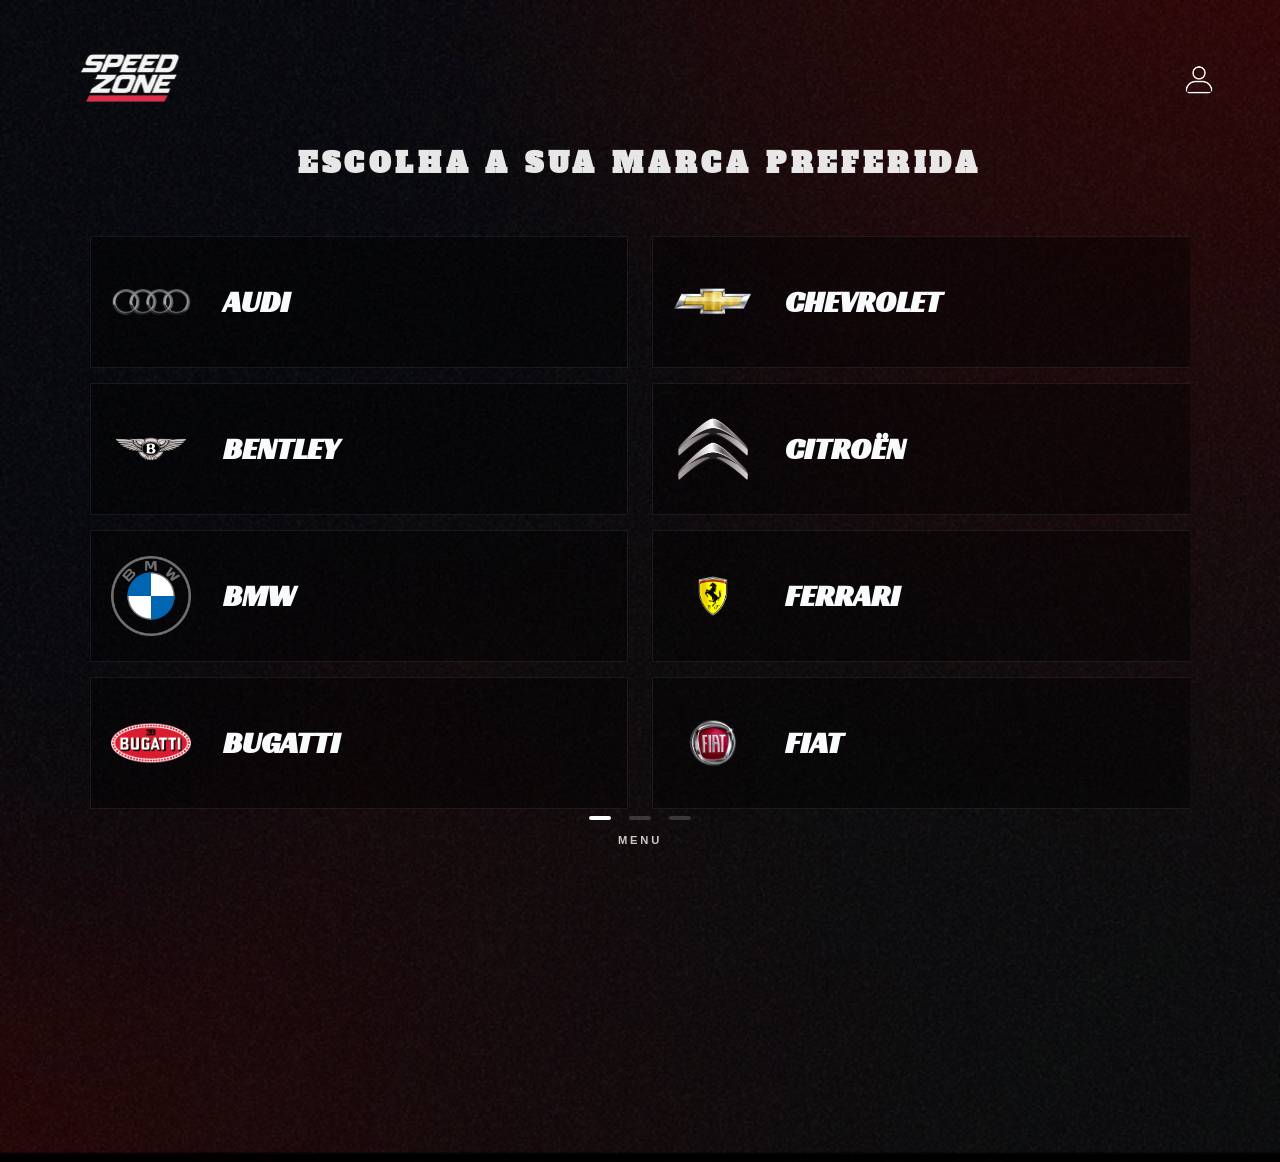
<file: brands.html>
<!DOCTYPE html>
<html lang="pt-br">
  <head>
    <meta charset="utf-8" />
    <meta name="viewport" content="width=device-width, initial-scale=1.0" />
    <title>Speed Zone — Brands</title>
    <link rel="stylesheet" href="css/brands.css" />
  </head>
  <body class="final-page">
    <div class="brands-shell">
      <header class="barra-topo">
        <img class="logo-marca" src="img/logo.png" alt="Speed Zone" />
        <img class="avatar-perfil" src="img/perfil.png" alt="Perfil do usuário" />
      </header>

      <main class="brands-content">
        <section class="brands-hero">
          <h1 class="brands-titulo">ESCOLHA A SUA MARCA PREFERIDA</h1>
        </section>

        <div class="brands-slider" data-brand-slider>
          <div class="brands-slider__track" data-brand-slider-track>
            <section class="brands-slide" aria-label="Audi, Bentley, BMW e Bugatti">
              <div class="brands-grid">
                <div class="brands-column">
                  <a class="brands-card" href="#" aria-label="Audi"><img src="img/audi_logo.png" alt="Logotipo Audi" /><span>Audi</span></a>
                  <a class="brands-card" href="#" aria-label="Bentley"><img src="img/bentley_logo.png" alt="Logotipo Bentley" /><span>Bentley</span></a>
                  <a class="brands-card" href="#" aria-label="BMW"><img src="img/bmw_logo.png" alt="Logotipo BMW" /><span>BMW</span></a>
                  <a class="brands-card" href="#" aria-label="Bugatti"><img src="img/bugatti_logo.png" alt="Logotipo Bugatti" /><span>Bugatti</span></a>
                </div>
                <div class="brands-column">
                  <a class="brands-card" href="#" aria-label="Chevrolet"><img src="img/chevrolet_logo.png" alt="Logotipo Chevrolet" /><span>Chevrolet</span></a>
                  <a class="brands-card" href="#" aria-label="Citroën"><img src="img/citroen_logo.png" alt="Logotipo Citroën" /><span>Citroën</span></a>
                  <a class="brands-card" href="#" aria-label="Ferrari"><img src="img/ferrari_logo.png" alt="Logotipo Ferrari" /><span>Ferrari</span></a>
                  <a class="brands-card" href="#" aria-label="Fiat"><img src="img/fiat_logo.png" alt="Logotipo Fiat" /><span>Fiat</span></a>
                </div>
              </div>
            </section>

            <section class="brands-slide" aria-label="Ford, Honda, Hyundai e Jaguar">
              <div class="brands-grid">
                <div class="brands-column">
                  <a class="brands-card" href="#" aria-label="Ford"><img src="img/ford_logo.png" alt="Logotipo Ford" /><span>Ford</span></a>
                  <a class="brands-card" href="#" aria-label="Honda"><img src="img/honda_logo.png" alt="Logotipo Honda" /><span>Honda</span></a>
                  <a class="brands-card" href="#" aria-label="Hyundai"><img src="img/hyundai_logo.png" alt="Logotipo Hyundai" /><span>Hyundai</span></a>
                  <a class="brands-card" href="#" aria-label="Jaguar"><img src="img/jaguar_logo.png" alt="Logotipo Jaguar" /><span>Jaguar</span></a>
                </div>
                <div class="brands-column">
                  <a class="brands-card" href="cars.html" aria-label="Lamborghini"><img src="img/lamborghini_logo.png" alt="Logotipo Lamborghini" /><span>Lamborghini</span></a>
                  <a class="brands-card" href="#" aria-label="Land Rover"><img src="img/landrover_logo.png" alt="Logotipo Land Rover" /><span>Land Rover</span></a>
                  <a class="brands-card" href="#" aria-label="Maserati"><img src="img/maserati_logo.png" alt="Logotipo Maserati" /><span>Maserati</span></a>
                  <a class="brands-card" href="#" aria-label="Mercedes"><img src="img/mercedes_logo.png" alt="Logotipo Mercedes" /><span>Mercedes</span></a>
                </div>
              </div>
            </section>

            <section class="brands-slide" aria-label="Mini Cooper, Nissan, Pagani e Porsche">
              <div class="brands-grid">
                <div class="brands-column">
                  <a class="brands-card" href="#" aria-label="Mini Cooper"><img src="img/minicooper_logo.png" alt="Logotipo Mini Cooper" /><span>Mini Cooper</span></a>
                  <a class="brands-card" href="#" aria-label="Nissan"><img src="img/nissan_logo.png" alt="Logotipo Nissan" /><span>Nissan</span></a>
                  <a class="brands-card" href="#" aria-label="Pagani"><img src="img/pagani_logo.png" alt="Logotipo Pagani" /><span>Pagani</span></a>
                  <a class="brands-card" href="#" aria-label="Porsche"><img src="img/porshe_logo.png" alt="Logotipo Porsche" /><span>Porsche</span></a>
                </div>
                <div class="brands-column">
                  <a class="brands-card" href="#" aria-label="Peugeot"><img src="img/peugeot_logo.png" alt="Logotipo Peugeot" /><span>Peugeot</span></a>
                  <a class="brands-card" href="#" aria-label="Ram"><img src="img/ram_logo.png" alt="Logotipo Ram" /><span>Ram</span></a>
                  <a class="brands-card" href="#" aria-label="Renault"><img src="img/renault_logo.png" alt="Logotipo Renault" /><span>Renault</span></a>
                  <a class="brands-card" href="#" aria-label="Rolls-Royce"><img src="img/rollsroyce_logo.png" alt="Logotipo Rolls-Royce" /><span>Rolls-Royce</span></a>
                </div>
              </div>
            </section>
          </div>
        </div>
      </main>

      <footer class="navegacao-inferior brands-footer">
        <div class="pontos-progresso" role="navigation" aria-label="Progresso do carrossel">
          <a class="ponto ativo" data-slide-to="0" href="#" aria-current="page" aria-label="Primeiro conjunto"></a>
          <a class="ponto" data-slide-to="1" href="#" aria-label="Segundo conjunto"></a>
          <a class="ponto" data-slide-to="2" href="#" aria-label="Terceiro conjunto"></a>
        </div>
        <span class="rotulo-menu">MENU</span>
      </footer>
    </div>

    <script src="js/brandsSlider.js" defer></script>
    <script src="js/no-status.js" defer></script>
  </body>
</html>
</file>
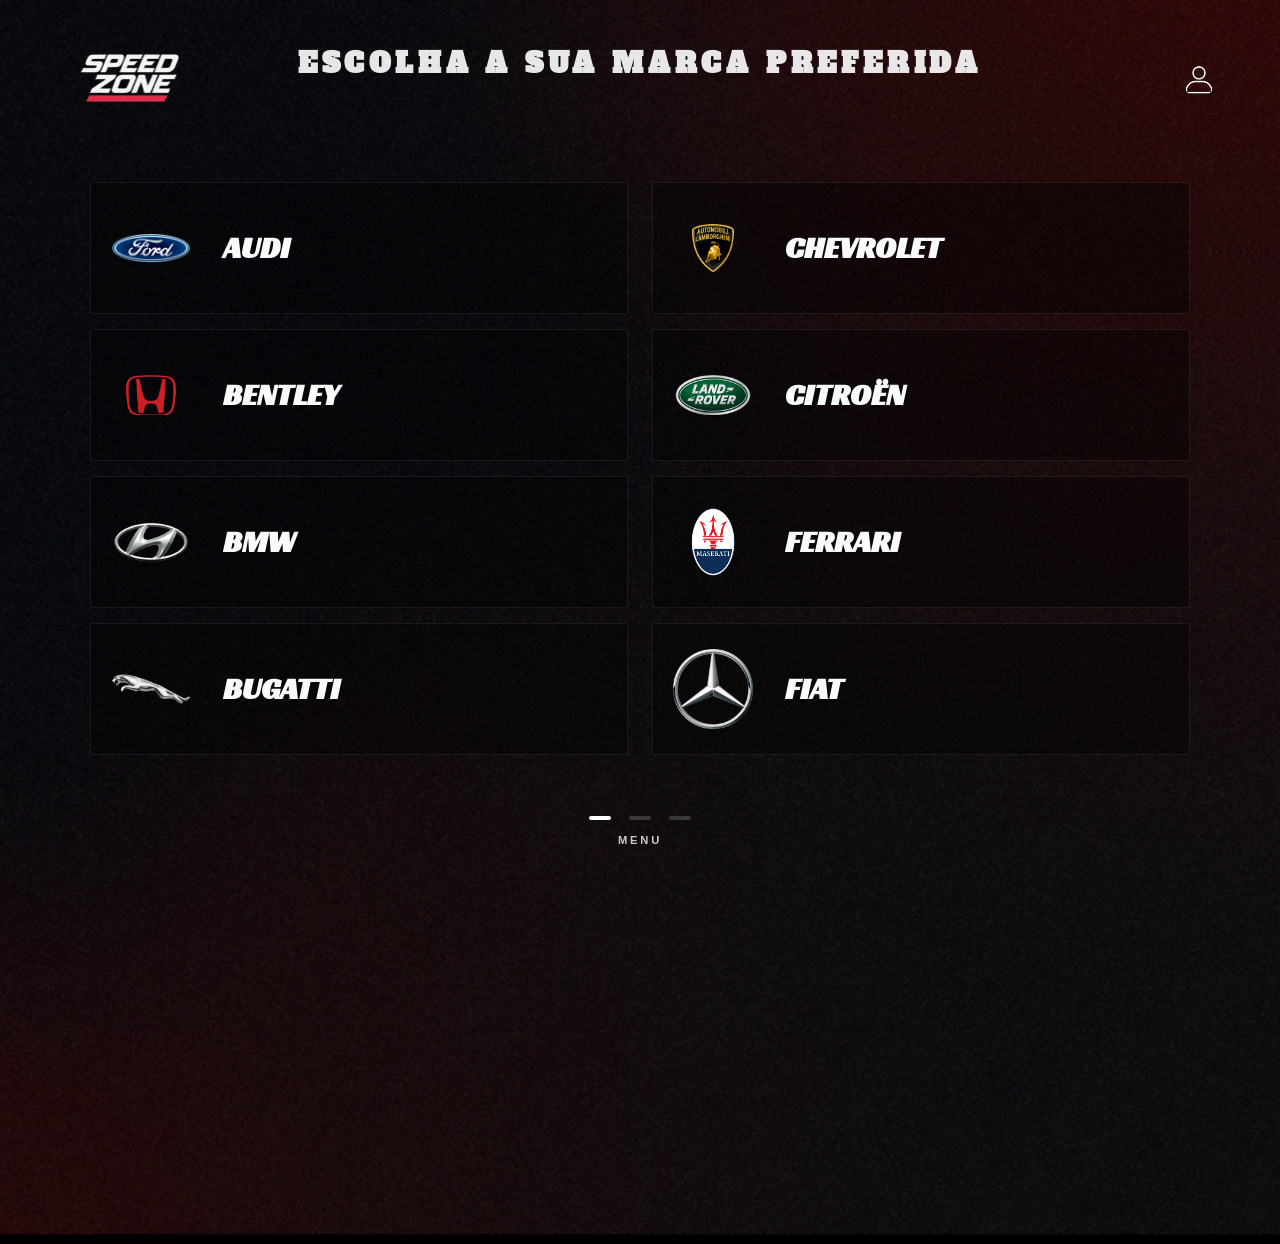
<file: brands2.html>
<!DOCTYPE html>
<html lang="pt-br">
  <head>
    <meta charset="utf-8" />
    <meta name="viewport" content="width=device-width, initial-scale=1.0" />
    <title>Speed Zone — Brands</title>
    <link rel="stylesheet" href="css/brands.css" />
  </head>
  <body class="final-page">
    <header class="barra-topo">
      <img class="logo-marca" src="img/logo.png" alt="Speed Zone" />
      <img class="avatar-perfil" src="img/perfil.png" alt="Perfil do usuário" />
    </header>

    <section class="brands-hero">
        <h1 class="brands-titulo">ESCOLHA A SUA MARCA PREFERIDA</h1>
      </section>
    <main class="brands-content">

      <section class="brands-grid" aria-label="Lista de marcas disponíveis">
        <div class="brands-column">
          <a class="brands-card" href="#" aria-label="Ford">
            <img src="img/ford_logo.png" alt="Logotipo Ford" />
            <span>Audi</span>
          </a>
          <a class="brands-card" href="#" aria-label="Honda">
            <img src="img/honda_logo.png" alt="Logotipo Honda" />
            <span>Bentley</span>
          </a>
          <a class="brands-card" href="#" aria-label="Hyundai">
            <img src="img/hyundai_logo.png" alt="Logotipo Hyundai" />
            <span>BMW</span>
          </a>
          <a class="brands-card" href="#" aria-label="Jaguar">
            <img src="img/jaguar_logo.png" alt="Logotipo Jaguar" />
            <span>Bugatti</span>
          </a>
        </div>
        <div class="brands-column">
          <a class="brands-card" href="#" aria-label="Lamborghini">
            <img src="img/lamborghini_logo.png" alt="Logotipo Lamborghini" />
            <span>Chevrolet</span>
          </a>
          <a class="brands-card" href="#" aria-label="Land Rover">
            <img src="img/landrover_logo.png" alt="Logotipo Land Rover" />
            <span>Citroën</span>
          </a>
          <a class="brands-card" href="#" aria-label="Maserati">
            <img src="img/maserati_logo.png" alt="Logotipo Maserati" />
            <span>Ferrari</span>
          </a>
          <a class="brands-card" href="#" aria-label="Mercedes">
            <img src="img/mercedes_logo.png" alt="Logotipo Mercedes" />
            <span>Fiat</span>
          </a>
        </div>
      </section>
    </main>
    <footer class="navegacao-inferior">
      <div class="pontos-progresso" role="navigation" aria-label="Progresso do carrossel">
        <a
          class="ponto ativo"
          data-scroll-to="0"
          href="index.html#screen-0"
          aria-current="page"
          aria-label="Tela atual"
        ></a>
        <a class="ponto" data-scroll-to="1" href="index.html#screen-1" aria-label="Ir para outra tela"></a>
        <a class="ponto" data-scroll-to="2" href="index.html#screen-2" aria-label="Ir para outra tela"></a>
      </div>
      <span class="rotulo-menu">MENU</span>
    </footer>
    <script src="js/no-status.js"></script>
  </body>
</html>
</file>
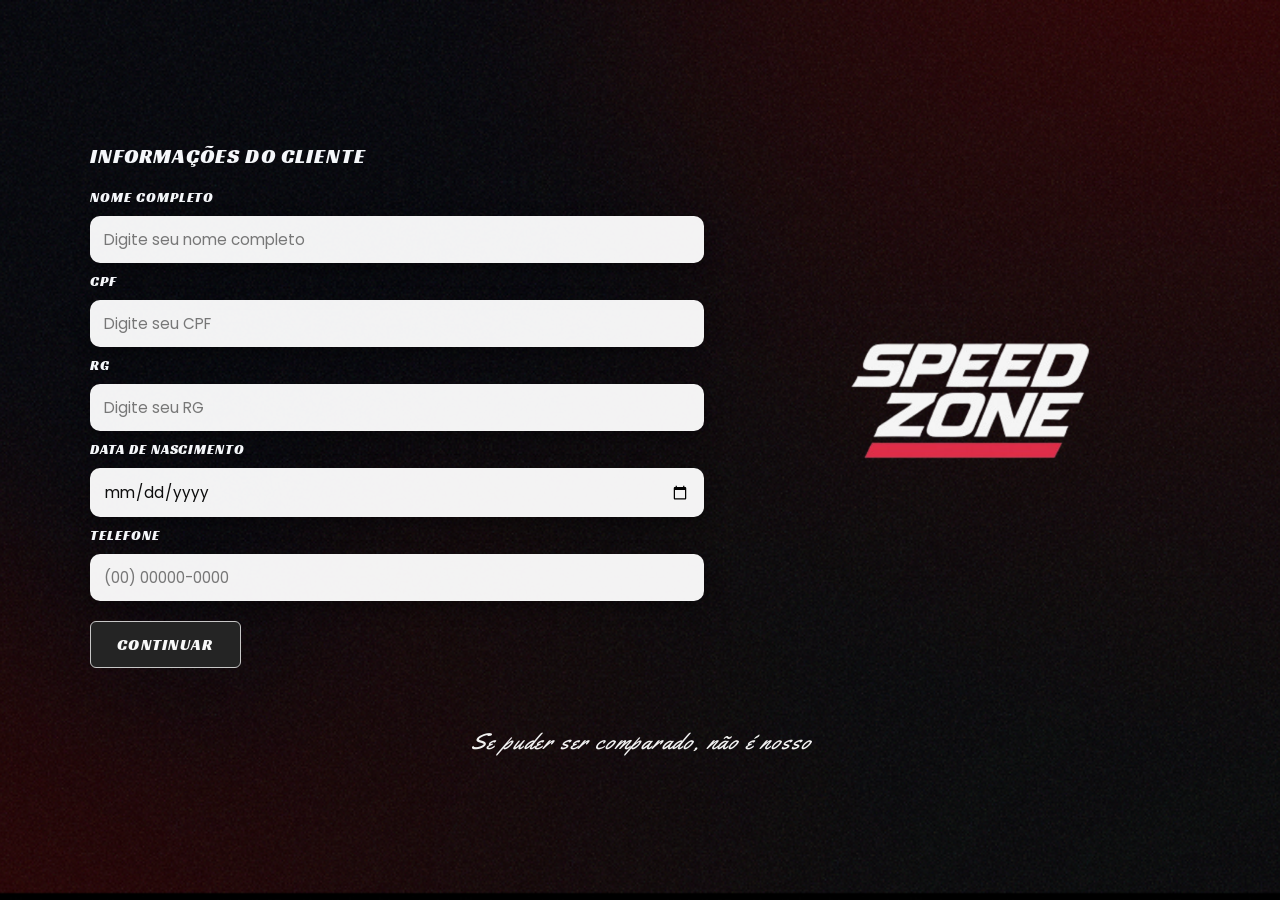
<file: cadastro.html>
<!DOCTYPE html>
<html lang="pt-br">
  <head>
    <meta charset="UTF-8" />
    <meta name="viewport" content="width=device-width, initial-scale=1.0" />
    <title>Speed Zone</title>
    <link rel="stylesheet" href="css/cadastro.css" />
  </head>
  <body class="cadastro-page">
    <div class="cadastro-shell">
      <div class="cadastro-form">
        <p class="cadastro-legenda">INFORMAÇÕES DO CLIENTE</p>
        <label class="cadastro-label" for="nome">NOME COMPLETO</label>
        <input class="cadastro-input" type="text" id="nome" name="nome" placeholder="Digite seu nome completo" />

        <label class="cadastro-label" for="cpf">CPF</label>
        <input class="cadastro-input" type="text" id="cpf" name="cpf" placeholder="Digite seu CPF" />

        <label class="cadastro-label" for="rg">RG</label>
        <input class="cadastro-input" type="text" id="rg" name="rg" placeholder="Digite seu RG" />

        <label class="cadastro-label" for="nascimento">DATA DE NASCIMENTO</label>
        <input class="cadastro-input" type="date" id="nascimento" name="nascimento" />

        <label class="cadastro-label" for="telefone">TELEFONE</label>
        <input class="cadastro-input" type="tel" id="telefone" name="telefone" placeholder="(00) 00000-0000" />

        <a href="endereco.html"><button class="cadastro-button" type="submit">CONTINUAR</button></a>
      </div>

      <div class="cadastro-brand">
        <img class="img-cadastro" src="img/logo.png" alt="Speed Zone" />
      </div>
    </div>

    <p class="cadastro-tagline">Se puder ser comparado, não é nosso</p>
    <script src="js/no-status.js"></script>
  </body>
</html>
</file>
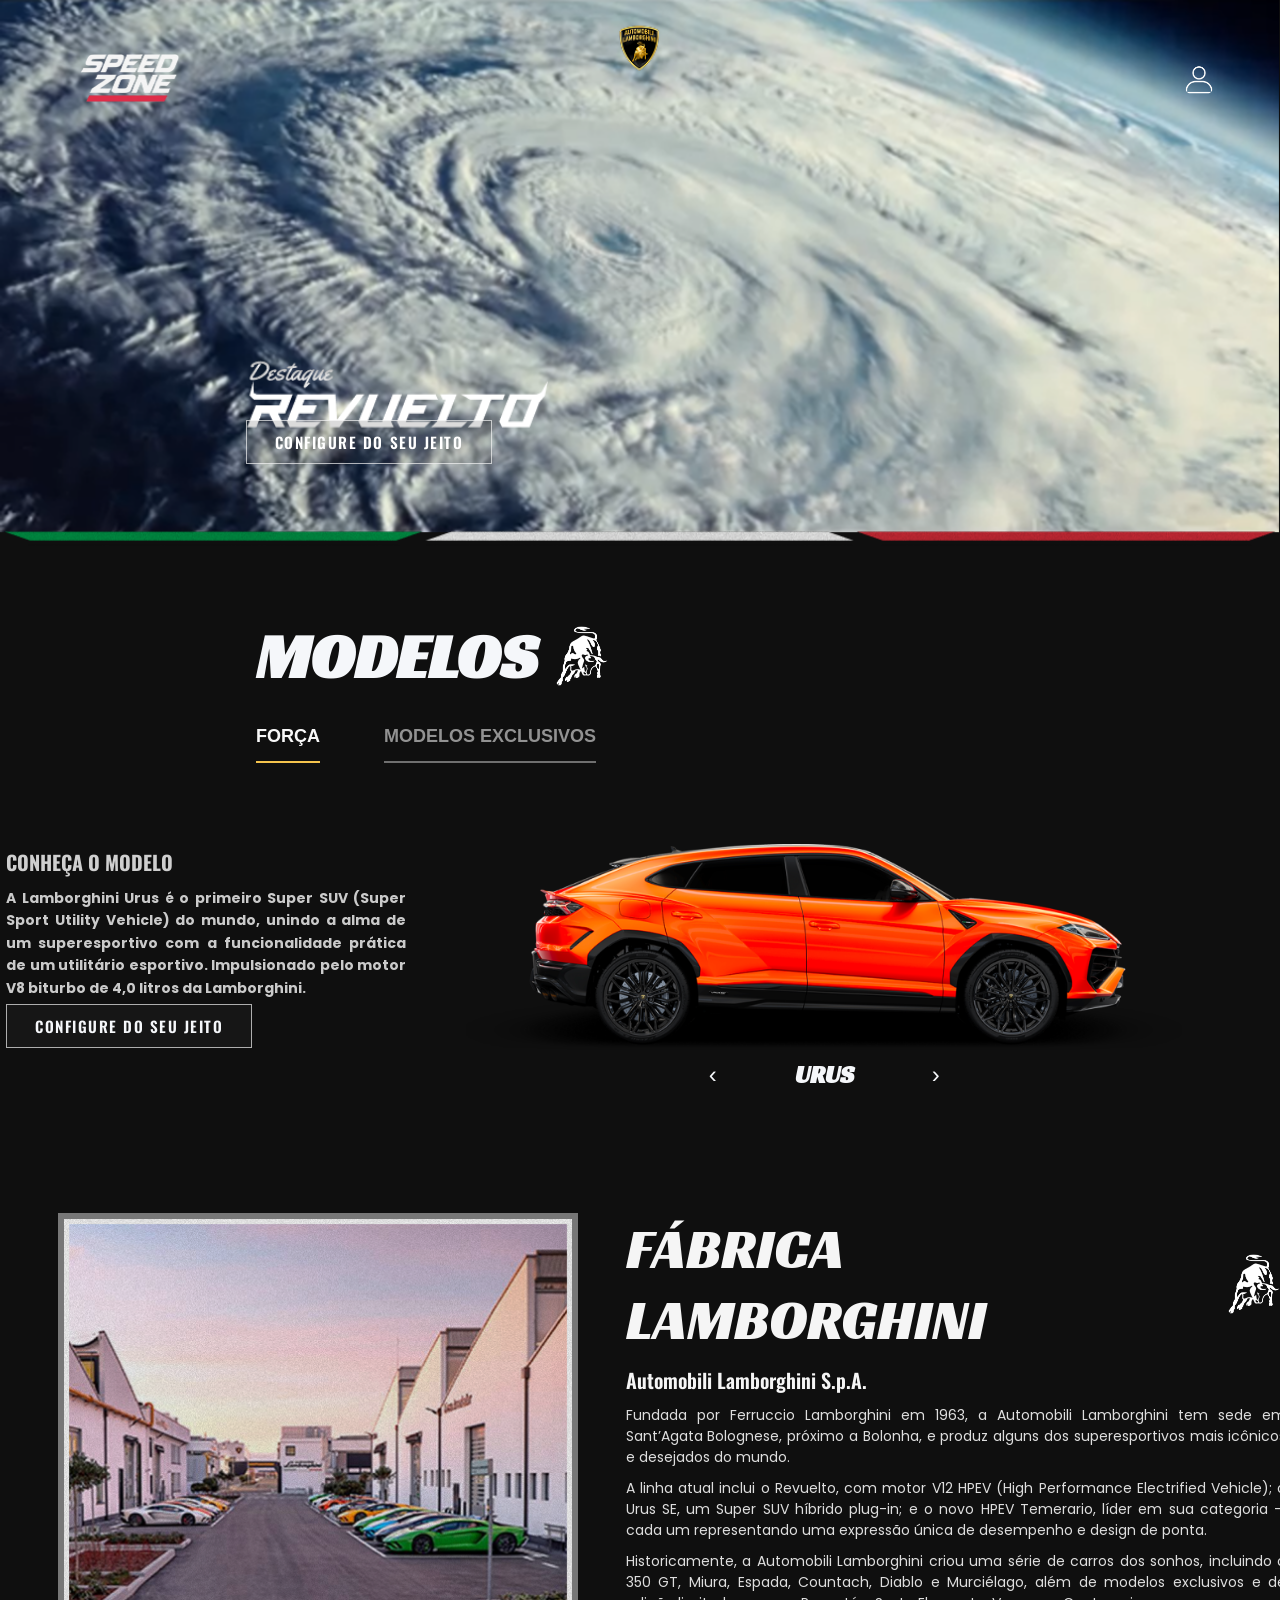
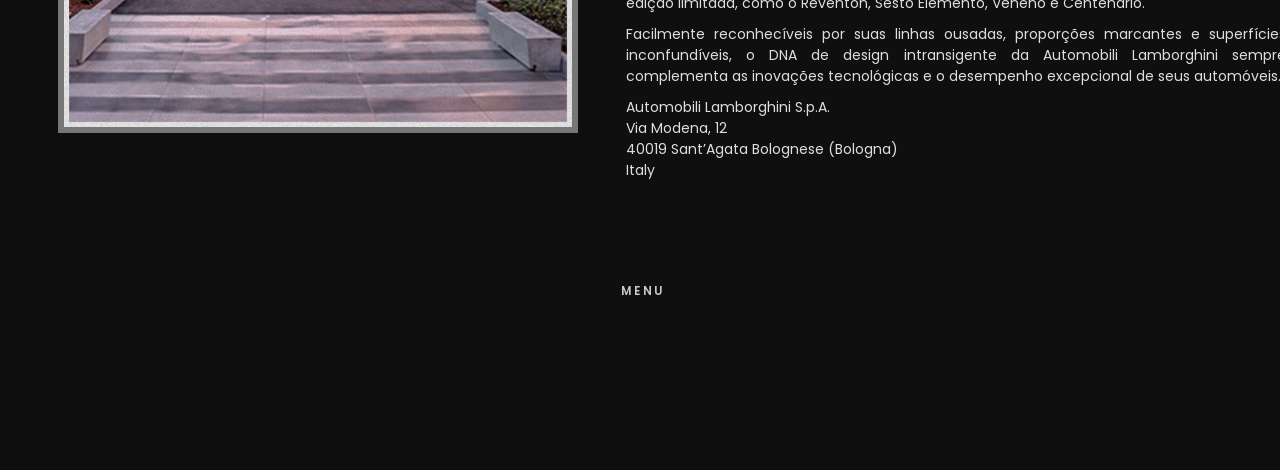
<file: cars.html>
<!DOCTYPE html>
<html lang="pt-br">
  <head>
    <meta charset="utf-8" />
    <meta name="viewport" content="width=device-width, initial-scale=1.0" />
    <title>Speed Zone</title>
    <link rel="stylesheet" href="css/cars.css" />
  </head>
  <body>
    <div class="cars-hero">
      <img class="img-destaque" src="img/destaque.png" alt="Lamborghini em destaque" />
      <div class="cars-hero__overlay">
        <a class="cars-hero__cta" href="personalizacao.html" type="button">CONFIGURE DO SEU JEITO</a>
      </div>
    </div>
    <header class="barra-topo">
      <img class="logo-marca" src="img/logo.png" alt="Speed Zone" />
      <img class="avatar-perfil" src="img/perfil.png" alt="Perfil do usuário" />
    </header>

    <section class="cars-modelos">
      <div class="cars-modelos__heading">
        <span class="cars-modelos__label">MODELOS</span>
        <img class="cars-modelos__icon" src="img/lambobull.png" alt="Ícone Lamborghini" />
      </div>
      <div class="cars-modelos__tabs">
        <button class="cars-modelos__tab cars-modelos__tab--active" type="button">FORÇA</button>
        <button class="cars-modelos__tab cars-modelos__tab--secondary" type="button">MODELOS EXCLUSIVOS</button>
      </div>

      <div class="cars-modelos__layout">
        <div class="cars-modelos__descricao">
          <h3 class="cars-modelos__titulo">CONHEÇA O MODELO</h3>
          <p class="cars-modelos__texto cars-fade" id="cars-descricao">
            A Lamborghini Urus é o primeiro Super SUV (Super Sport Utility Vehicle) do mundo, unindo a alma de um superesportivo com a funcionalidade prática de um utilitário esportivo. Impulsionado pelo motor V8 biturbo de 4,0 litros da Lamborghini.
          </p>
          <a class="cars-hero__cta cars-modelos__cta" href="personalizacao.html" type="button">CONFIGURE DO SEU JEITO</a>
        </div>

        <div class="cars-visor">
          <div class="cars-visor__frame">
            <img class="cars-visor__img cars-fade" id="cars-visor-img" src="img/urus.png" alt="Lamborghini Urus" />
            <div class="cars-visor__info">
                <span class="cars-visor__info-title">Cavalos de Potência</span>
                <span class="cars-visor__info-value cars-fade" id="cars-info-hp">650cv</span>
                <span class="cars-visor__info-title">Motor</span>
                <span class="cars-visor__info-value cars-fade" id="cars-info-motor">V8</span>
                <span class="cars-visor__info-title">Torque</span>
                <span class="cars-visor__info-value cars-fade" id="cars-info-torque">86,7 kgfm</span>
            </div>
          </div>
          <div class="cars-visor__controls">
            <button class="cars-visor__arrow cars-visor__arrow--left" type="button" aria-label="Anterior">‹</button>
            <span class="cars-visor__label cars-fade" id="cars-visor-label">URUS</span>
            <button class="cars-visor__arrow cars-visor__arrow--right" type="button" aria-label="Próximo">›</button>
          </div>
        </div>
      </div>
    </section>

       <section class="cars-fabrica">
      <div class="cars-fabrica__image">
        <img src="img/historialambo.png" alt="Fábrica da Lamborghini" />
      </div>
      <div class="cars-fabrica__text">
        <div class="cars-fabrica__heading">
          <span class="cars-modelos__label">FÁBRICA LAMBORGHINI</span>
          <img class="cars-modelos__icon" src="img/lambobull.png" alt="Ícone Lamborghini" />
        </div>
        <p class="cars-fabrica__subtitle">Automobili Lamborghini S.p.A.</p>
        <p class="cars-fabrica__body">
          Fundada por Ferruccio Lamborghini em 1963, a Automobili Lamborghini tem sede em Sant’Agata Bolognese, próximo a Bolonha, e produz alguns dos superesportivos mais icônicos e desejados do mundo.
        </p>
        <p class="cars-fabrica__body">
          A linha atual inclui o Revuelto, com motor V12 HPEV (High Performance Electrified Vehicle); o Urus SE, um Super SUV híbrido plug-in; e o novo HPEV Temerario, líder em sua categoria — cada um representando uma expressão única de desempenho e design de ponta.
        </p>
        <p class="cars-fabrica__body">
          Historicamente, a Automobili Lamborghini criou uma série de carros dos sonhos, incluindo o 350 GT, Miura, Espada, Countach, Diablo e Murciélago, além de modelos exclusivos e de edição limitada, como o Reventón, Sesto Elemento, Veneno e Centenario.
        </p>
        <p class="cars-fabrica__body">
          Facilmente reconhecíveis por suas linhas ousadas, proporções marcantes e superfícies inconfundíveis, o DNA de design intransigente da Automobili Lamborghini sempre complementa as inovações tecnológicas e o desempenho excepcional de seus automóveis.
        </p>
        <p class="cars-fabrica__body">
          Automobili Lamborghini S.p.A.<br />
          Via Modena, 12<br />
          40019 Sant’Agata Bolognese (Bologna)<br />
          Italy
        </p>
      </div>
    </section>

    <footer class="navegacao-inferior" aria-label="Menu principal">
      <a class="rotulo-menu" href="index.html">MENU</a>
    </footer>

  </body>
  <script>
    (function () {
      const img = document.getElementById("cars-visor-img");
      const label = document.getElementById("cars-visor-label");
      const desc = document.getElementById("cars-descricao");
      const hp = document.getElementById("cars-info-hp");
      const motor = document.getElementById("cars-info-motor");
      const torque = document.getElementById("cars-info-torque");
      const buttons = document.querySelectorAll(".cars-visor__arrow");
      const fades = [img, label, desc, hp, motor, torque];

      const models = {
        urus: {
          img: "img/urus.png",
          label: "URUS",
          desc:
            "A Lamborghini Urus é o primeiro Super SUV (Super Sport Utility Vehicle) do mundo, unindo a alma de um superesportivo com a funcionalidade prática de um utilitário esportivo. Impulsionado pelo motor V8 biturbo de 4,0 litros da Lamborghini.",
          hp: "650cv",
          motor: "V8",
          torque: "86,7 kgfm"
        },
        revuelto: {
          img: "img/revuelto.png",
          label: "REVUELTO",
          desc:
            "Pouco antes do 60º aniversário da marca, a Lamborghini revelou o Revuelto, o primeiro superesportivo híbrido HPEV (High Performance Electrified Vehicle). Com o Revuelto, a Lamborghini estabeleceu um novo padrão em desempenho, tecnologia a bordo e prazer ao dirigir.",
          hp: "1015cv",
          motor: "V12",
          torque: "77,0 kgfm"
        }
      };

      let current = "urus";

      function fadeOut() {
        fades.forEach((el) => el && el.classList.add("is-fading"));
      }

      function fadeIn() {
        fades.forEach((el) => el && el.classList.remove("is-fading"));
      }

      function update(modelKey) {
        const m = models[modelKey];
        if (!m) return;
        fadeOut();

        const swap = () => {
          label.textContent = m.label;
          desc.textContent = m.desc;
          hp.textContent = m.hp;
          motor.textContent = m.motor;
          torque.textContent = m.torque;
          img.onload = () => fadeIn();
          img.src = m.img;
          img.alt = `Lamborghini ${m.label}`;
          if (img.complete) fadeIn();
          current = modelKey;
        };

        setTimeout(swap, 120);
      }

      buttons.forEach((btn) => {
        btn.addEventListener("click", (e) => {
          e.preventDefault();
          update(current === "urus" ? "revuelto" : "urus");
        });
      });
    })();
  </script>
  <script src="js/no-status.js"></script>
</html>
</file>
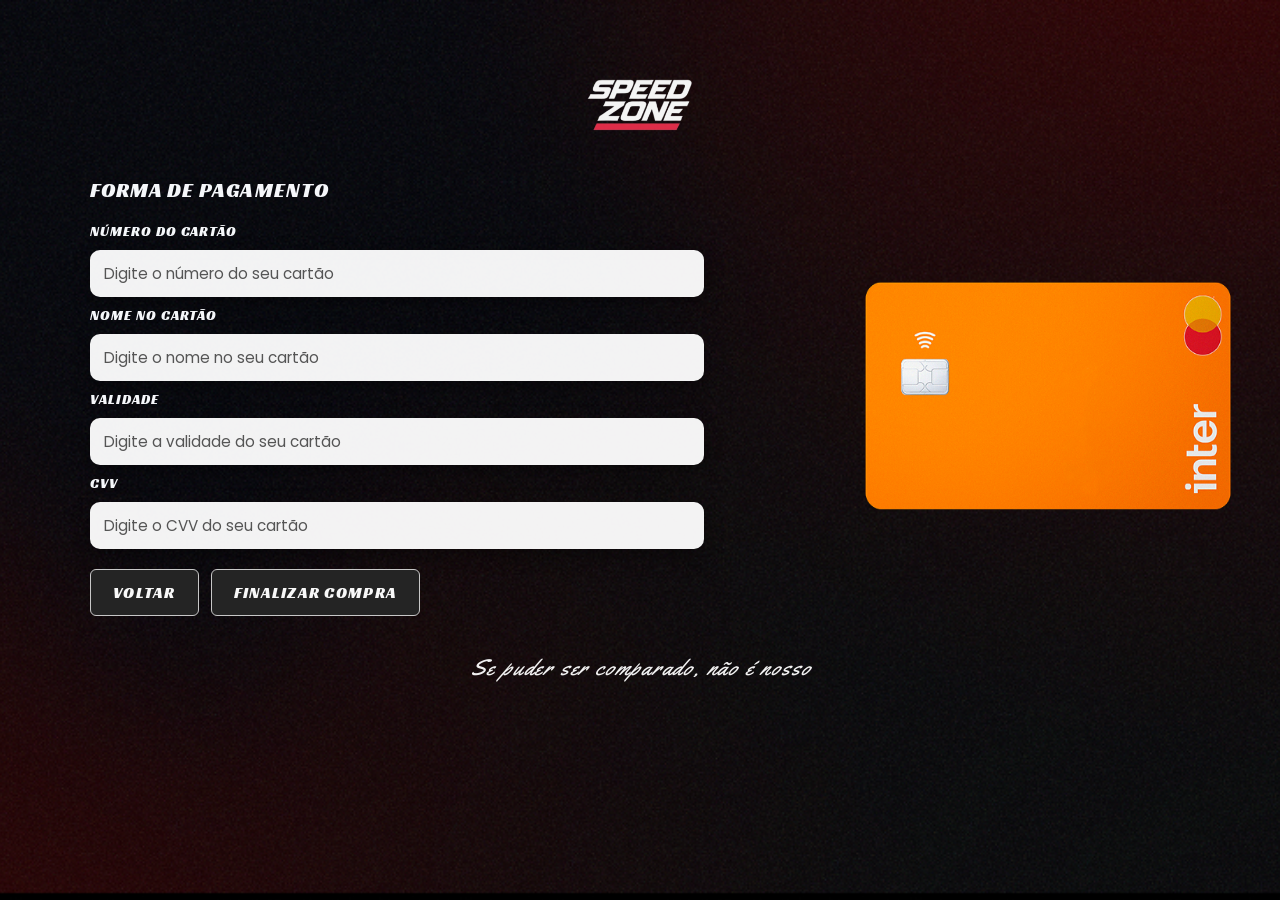
<file: cartao.html>
<!DOCTYPE html>
<html lang="pt-br">
  <head>
    <meta charset="UTF-8" />
    <meta name="viewport" content="width=device-width, initial-scale=1.0" />
    <title>Speed Zone</title>
    <link rel="stylesheet" href="css/cartao.css" />
  </head>
  <body class="endereco-page">
     <header class="compra-topo">
      <img src="img/logo.png" alt="Speed Zone" class="compra-logo" />
    </header>
    <div class="endereco-shell">
      <div class="endereco-form">
        <p class="endereco-legenda">FORMA DE PAGAMENTO</p>

        <label class="endereco-label" for="cep">NÚMERO DO CARTÃO</label>
        <input class="endereco-input" type="text" id="cep" name="cep" placeholder="Digite o número do seu cartão" />

        <label class="endereco-label" for="rua">NOME NO CARTÃO</label>
        <input class="endereco-input" type="text" id="rua" name="rua" placeholder="Digite o nome no seu cartão" />

        <label class="endereco-label" for="numero">VALIDADE</label>
        <input class="endereco-input" type="text" id="numero" name="numero" placeholder="Digite a validade do seu cartão" />

        <label class="endereco-label" for="complemento">CVV</label>
        <input class="endereco-input" type="text" id="complemento" name="complemento" placeholder="Digite o CVV do seu cartão" />

        <div class="endereco-actions">
          <a href="compra.html" class="endereco-button">VOLTAR</a>
          <a href="compra.html"class="endereco-button" type="submit">FINALIZAR COMPRA</a>
        </div>
      </div>

      <div class="endereco-brand">
        <img src="img/cartaopagamento.png" alt="Cartão Pagamento" />
      </div>
    </div>

    <p class="endereco-tagline">Se puder ser comparado, não é nosso</p>
    <script src="js/no-status.js"></script>
  </body>
</html>
</file>
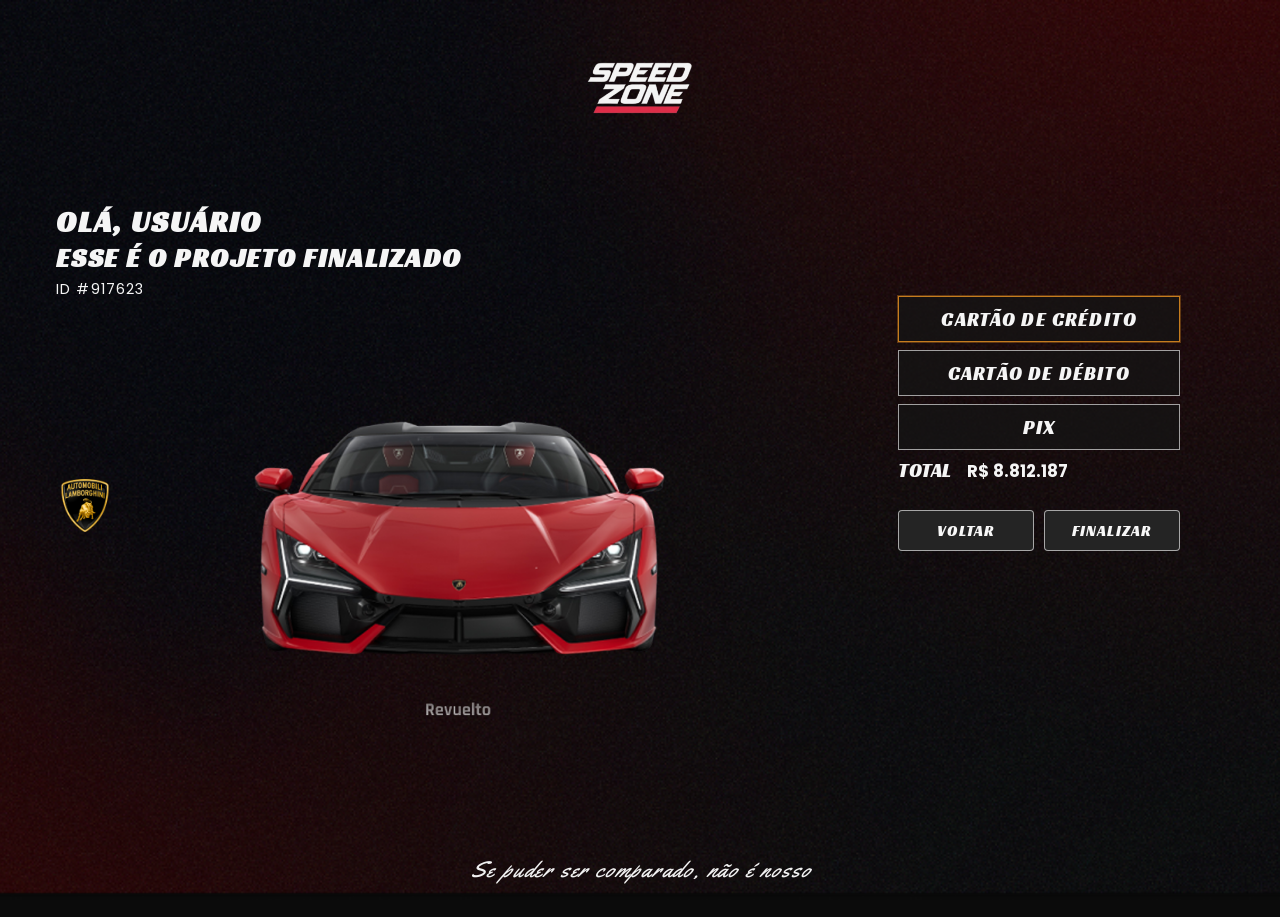
<file: compra.html>
<!DOCTYPE html>
<html lang="pt-br">
  <head>
    <meta charset="UTF-8" />
    <meta name="viewport" content="width=device-width, initial-scale=1.0" />
    <title>Speed Zone</title>
    <link rel="stylesheet" href="css/compra.css" />
  </head>
  <body class="compra-page">
    <header class="compra-topo">
      <img src="img/logo.png" alt="Speed Zone" class="compra-logo" />
    </header>

    <main class="compra-grid">
      <section class="compra-info">
        <h1 class="compra-saudacao">OLÁ, USUÁRIO</h1>
        <h2 class="compra-projeto">ESSE É O PROJETO FINALIZADO</h2>
        <span class="compra-id">ID #917623</span>
      </section>

      <section class="compra-carro">
        <img class="compra-escudo" src="img/lamborghini_logo.png" alt="Lamborghini" />
        <img class="compra-carro__img" src="img/revueltocompra.png" alt="Revuelto" />
      </section>

      <section class="compra-metodos">
        <button class="compra-pill compra-pill--ativo" type="button" data-target="cartao.html">CARTÃO DE CRÉDITO</button>
        <button class="compra-pill" type="button">CARTÃO DE DÉBITO</button>
        <button class="compra-pill" type="button" data-target="pix.html">PIX</button>
        <div class="compra-total">
          <span class="compra-total__label">TOTAL</span>
          <span class="compra-total__valor">R$ 8.812.187</span>
        </div>
        <div class="compra-actions">
          <a href="personalizacao.html" class="compra-btn" >VOLTAR</a>
          <a href="#" class="compra-btn compra-btn--primario" data-finalizar>FINALIZAR</a>
        </div>
      </section>
    </main>

    <p class="compra-tagline">Se puder ser comparado, não é nosso</p>
    <script src="js/compra.js"></script>
    <script src="js/no-status.js"></script>
  </body>
</html>
</file>
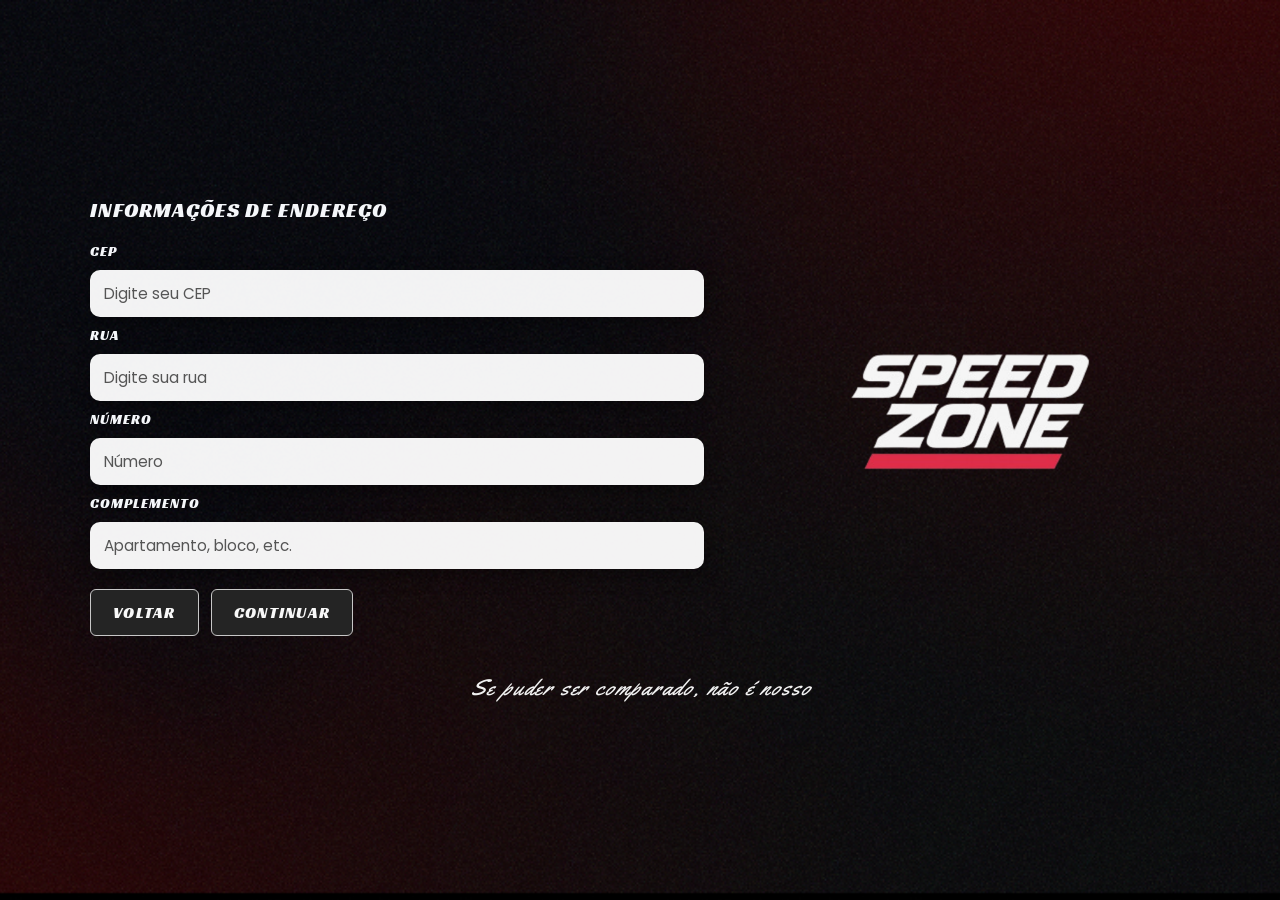
<file: endereco.html>
<!DOCTYPE html>
<html lang="pt-br">
  <head>
    <meta charset="UTF-8" />
    <meta name="viewport" content="width=device-width, initial-scale=1.0" />
    <title>Speed Zone</title>
    <link rel="stylesheet" href="css/endereco.css" />
  </head>
  <body class="endereco-page">
    <div class="endereco-shell">
      <div class="endereco-form">
        <p class="endereco-legenda">INFORMAÇÕES DE ENDEREÇO</p>

        <label class="endereco-label" for="cep">CEP</label>
        <input class="endereco-input" type="text" id="cep" name="cep" placeholder="Digite seu CEP" />

        <label class="endereco-label" for="rua">RUA</label>
        <input class="endereco-input" type="text" id="rua" name="rua" placeholder="Digite sua rua" />

        <label class="endereco-label" for="numero">NÚMERO</label>
        <input class="endereco-input" type="text" id="numero" name="numero" placeholder="Número" />

        <label class="endereco-label" for="complemento">COMPLEMENTO</label>
        <input class="endereco-input" type="text" id="complemento" name="complemento" placeholder="Apartamento, bloco, etc." />

        <div class="endereco-actions">
          <a href="cadastro.html" class="endereco-button">VOLTAR</a>
          <a href="registro.html"class="endereco-button" type="submit">CONTINUAR</a>
        </div>
      </div>

      <div class="endereco-brand">
        <img src="img/logo.png" alt="Speed Zone" />
      </div>
    </div>

    <p class="endereco-tagline">Se puder ser comparado, não é nosso</p>
    <script src="js/no-status.js"></script>
  </body>
</html>
</file>
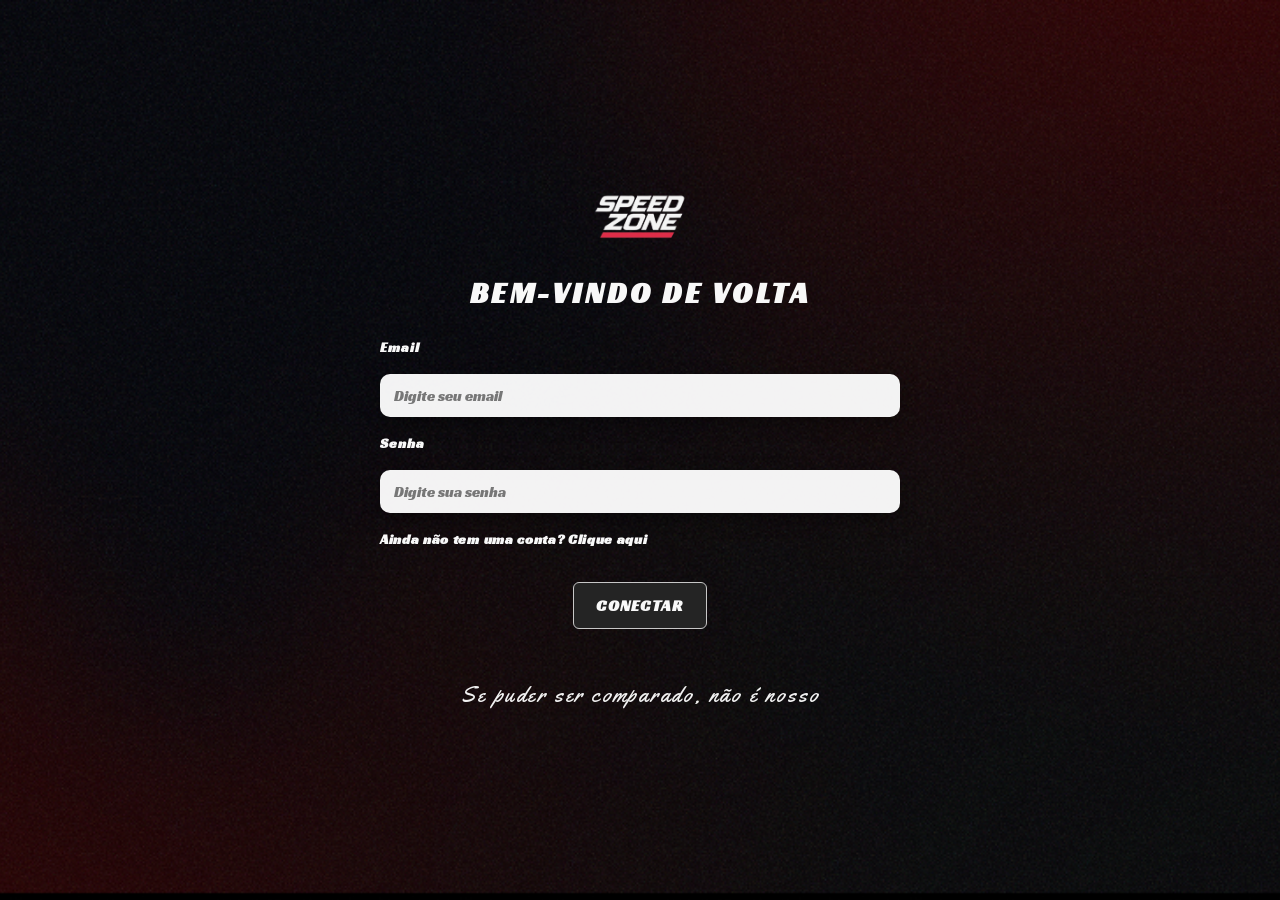
<file: login.html>
<!DOCTYPE html>
<html lang="pt-br">
  <head>
    <meta charset="UTF-8" />
    <meta name="viewport" content="width=device-width, initial-scale=1.0" />
    <title>Speed Zone</title>
    <link rel="stylesheet" href="css/login.css" />
  </head>
  <body class="login-page">
    <div class="login-shell">
      <a href="index.html"><img class="login-logo" src="img/logo.png" alt="Speed Zone" /></a>
      <h1 class="login-title">BEM-VINDO DE VOLTA</h1>
      <form class="login-form">
        <label class="login-label" for="email">Email</label>
        <input class="login-input" type="email" id="email" name="email" placeholder="Digite seu email" />

        <label class="login-label" for="senha">Senha</label>
        <input class="login-input" type="password" id="senha" name="senha" placeholder="Digite sua senha" />

        <a href="cadastro.html" class="login-link" href="#">Ainda não tem uma conta? Clique aqui</a>

        <a href="index.html" class="login-button" type="submit">Conectar</a>
      </form>
      <p class="login-tagline">Se puder ser comparado, não é nosso</p>
      <script src="js/no-status.js"></script>
    </div>
  </body>
</html>
</file>
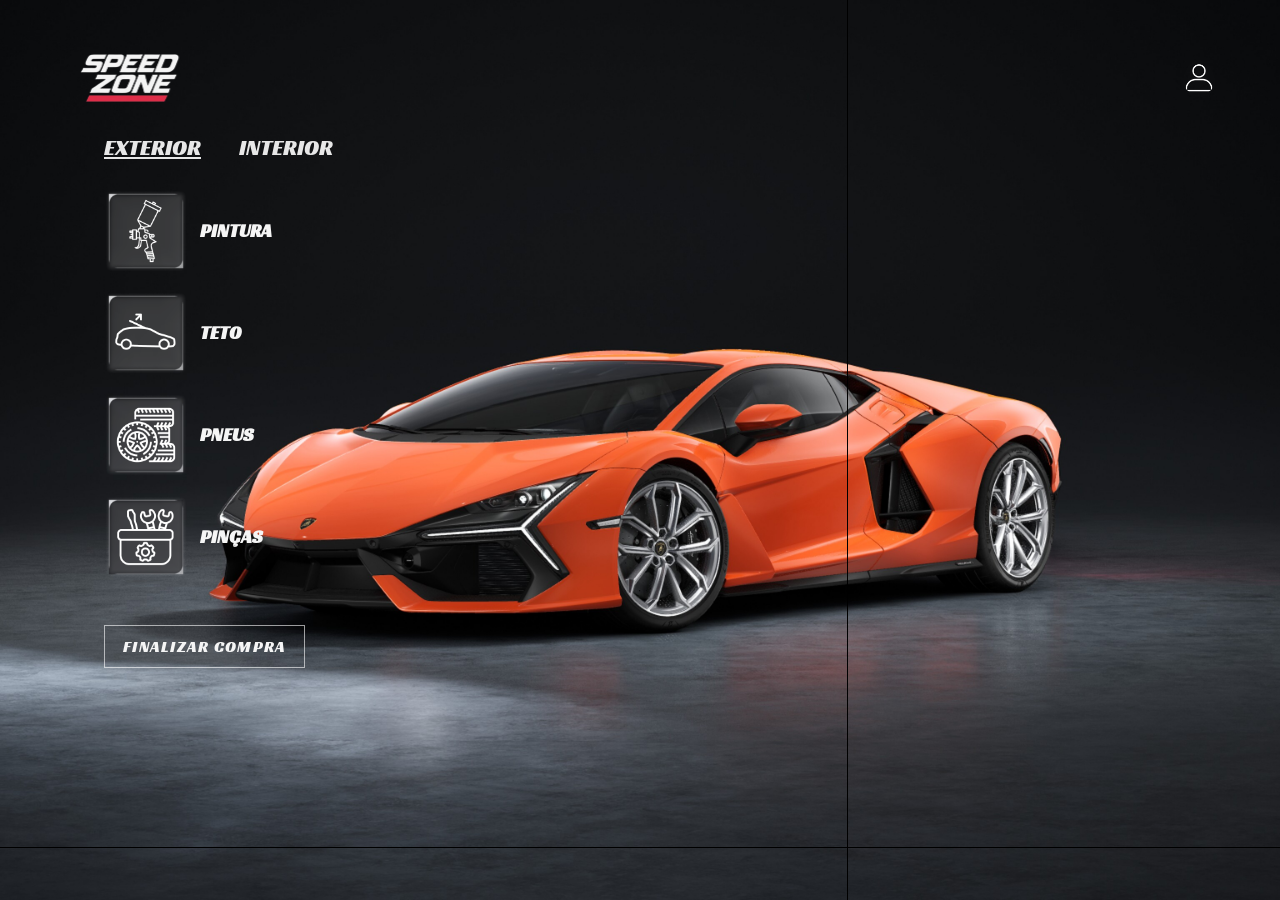
<file: personalizacao.html>
<!DOCTYPE html>
<html lang="pt-br">
  <head>
    <meta charset="utf-8" />
    <meta name="viewport" content="width=device-width, initial-scale=1.0" />
    <title>Speed Zone</title>
    <link rel="stylesheet" href="css/personalizacao.css" />
  </head>
  <body class="personalizacao-page">
    <div class="personalizacao-bg" aria-hidden="true"></div>
    <div class="custom-wrapper">
      <header class="barra-topo">
        <a href="index.html"><img class="logo-marca" src="img/logo.png" alt="Speed Zone" /></a>
        <a href="login.html"><img class="avatar-perfil" src="img/perfil.png" alt="Perfil do usuário" /></a>
      </header>

      <aside class="custom-menu">
        <div class="custom-menu__heading">
          <span class="custom-menu__title custom-menu__title--underline" data-mode="exterior">EXTERIOR</span>
          <span class="custom-menu__title" data-mode="interior">INTERIOR</span>
        </div>
        <div class="custom-menu__items custom-menu__items--exterior is-active">
          <div class="custom-menu__item" data-trigger-pintura data-item="pintura">
            <img src="img/pinturaicon.png" alt="Pintura" />
            <span>PINTURA</span>
          </div>
          <div class="custom-menu__item" data-trigger-teto data-item="teto">
            <img src="img/tetoicon.png" alt="Teto" />
            <span>TETO</span>
          </div>
          <div class="custom-menu__item" data-trigger-pneus data-item="pneus">
            <img src="img/pneusicon.png" alt="Pneus" />
            <span>PNEUS</span>
          </div>
          <div class="custom-menu__item" data-trigger-pinca data-item="pinca">
            <img src="img/pincasicon.png" alt="Pinças" />
            <span>PINÇAS</span>
          </div>
        </div>
        <div class="custom-menu__items custom-menu__items--interior">
          <div class="custom-menu__item" data-trigger-dashboard data-item="painel">
            <img src="img/painelicon.png" alt="Painel" />
            <span>PAINEL</span>
          </div>
          <div class="custom-menu__item" data-trigger-color data-item="cor">
            <img src="img/coricon.png" alt="Cor" />
            <span>COR</span>
          </div>
          <div class="custom-menu__item" data-trigger-seat data-item="banco">
            <img src="img/bancoicon.png" alt="Banco" />
            <span>BANCO</span>
          </div>
          <div class="custom-menu__item" data-trigger-costura data-item="costura">
            <img src="img/costuraicon.png" alt="Costura" />
            <span>COSTURA</span>
          </div>
        </div>
        <a href="resumo.html"><button class="custom-menu__cta" type="button">FINALIZAR COMPRA</button></a>
      </aside>
    </div>

    <div class="custom-paint">
      <button class="custom-paint__arrow" type="button" aria-label="Anterior">‹</button>
      <div class="custom-paint__swatches">
        <span class="custom-swatch" data-color="preto" style="background: #0C0C0B;"></span>
        <span class="custom-swatch" data-color="verde" style="background: #578A20;"></span>
        <span class="custom-swatch" data-color="dourado" style="background: #EBBD39;"></span>
        <span class="custom-swatch custom-swatch--active" data-color="laranja" style="background: #c94b24;"></span>
        <span class="custom-swatch" data-color="vermelho" style="background: #AF2025;"></span>
        <span class="custom-swatch" data-color="azul-escuro" style="background: #00174C;"></span>
        <span class="custom-swatch" data-color="cinza-1" style="background: #A0A0A3;"></span>
        <span class="custom-swatch" data-color="azul" style="background: #3460B2;"></span>
        <span class="custom-swatch" data-color="azul-acinzentado" style="background: #2f5167;"></span>
      </div>
      <button class="custom-paint__arrow" type="button" aria-label="Próximo">›</button>
    </div>

    <div class="custom-dashboard">
      <button class="custom-paint__arrow" type="button" aria-label="Anterior">‹</button>
      <div class="custom-dashboard__swatches">
        <span class="custom-dash custom-dash--active" data-dash="painel1" style="background-image: url('img/painel1.jfif');"></span>
        <span class="custom-dash" data-dash="painel2" style="background-image: url('img/painel2.jfif');"></span>
        <span class="custom-dash" data-dash="painel3" style="background-image: url('img/painel3.jfif');"></span>
      </div>
      <button class="custom-paint__arrow" type="button" aria-label="Próximo">›</button>
    </div>

    <div class="custom-wheels">
      <button class="custom-paint__arrow" type="button" aria-label="Anterior">‹</button>
      <div class="custom-wheels__swatches">
        <span class="custom-wheel custom-wheel--active" data-wheel="roda1" style="background-image: url('img/roda1.png');"></span>
        <span class="custom-wheel" data-wheel="roda2" style="background-image: url('img/roda2.png');"></span>
        <span class="custom-wheel" data-wheel="roda3" style="background-image: url('img/roda3.png');"></span>
      </div>
      <button class="custom-paint__arrow" type="button" aria-label="Próximo">›</button>
    </div>

    <div class="custom-roofs">
      <button class="custom-paint__arrow" type="button" aria-label="Anterior">‹</button>
      <div class="custom-roofs__swatches">
        <span class="custom-roof custom-roof--active" data-roof="teto1" style="background-image: url('img/teto1.png');"></span>
        <span class="custom-roof" data-roof="teto2" style="background-image: url('img/teto2.png');"></span>
      </div>
      <button class="custom-paint__arrow" type="button" aria-label="Próximo">›</button>
    </div>

    <div class="custom-color">
      <button class="custom-paint__arrow" type="button" aria-label="Anterior">‹</button>
      <div class="custom-color__swatches">
        <span class="custom-color__swatch custom-color__swatch--active" data-color-option="preto" style="background: #000000;"></span>
        <span class="custom-color__swatch" data-color-option="azul" style="background: #3d7484;"></span>
        <span class="custom-color__swatch" data-color-option="marrom" style="background: #4f4b2d;"></span>
        <span class="custom-color__swatch" data-color-option="vermelho" style="background: #832728;"></span>
        <span class="custom-color__swatch" data-color-option="branco" style="background: #cfcabb;"></span>
      </div>
      <button class="custom-paint__arrow" type="button" aria-label="Próximo">›</button>
    </div>

    <div class="custom-seat">
      <button class="custom-paint__arrow" type="button" aria-label="Anterior">‹</button>
      <div class="custom-seat__swatches">
        <span class="custom-seat__swatch custom-seat__swatch--active" data-seat="banco1" style="background-image: url('img/banco1.jfif');"></span>
        <span class="custom-seat__swatch" data-seat="banco2" style="background-image: url('img/banco2.jfif');"></span>
      </div>
      <button class="custom-paint__arrow" type="button" aria-label="Próximo">›</button>
    </div>

    <div class="custom-pinca">
      <button class="custom-paint__arrow" type="button" aria-label="Anterior">‹</button>
      <div class="custom-pinca__swatches">
        <span class="custom-pinca__swatch custom-pinca__swatch--active" data-pinca="pincadourado" style="background-image: url('img/pincadourado.png');"></span>
        <span class="custom-pinca__swatch" data-pinca="pincapreto" style="background-image: url('img/pincapreto.png');"></span>
        <span class="custom-pinca__swatch" data-pinca="pincavermelho" style="background-image: url('img/pincavermelho.png');"></span>
      </div>
      <button class="custom-paint__arrow" type="button" aria-label="Próximo">›</button>
    </div>

    <div class="custom-costura">
      <button class="custom-paint__arrow" type="button" aria-label="Anterior">‹</button>
      <div class="custom-costura__swatches">
        <span class="custom-costura__swatch custom-costura__swatch--active" data-costura="costuraamarelo" style="background: #fff;"></span>
        <span class="custom-costura__swatch" data-costura="costuradourado" style="background: #efff08;"></span>
        <span class="custom-costura__swatch" data-costura="costurabranco" style="background: #dfbf0a;"></span>
        <span class="custom-costura__swatch" data-costura="costuraazul" style="background: #00c3ff;"></span>
      </div>
      <button class="custom-paint__arrow" type="button" aria-label="Próximo">›</button>
    </div>

    <script src="js/personalizacao.js"></script>
    <script src="js/no-status.js"></script>
  </body>
</html>
</file>
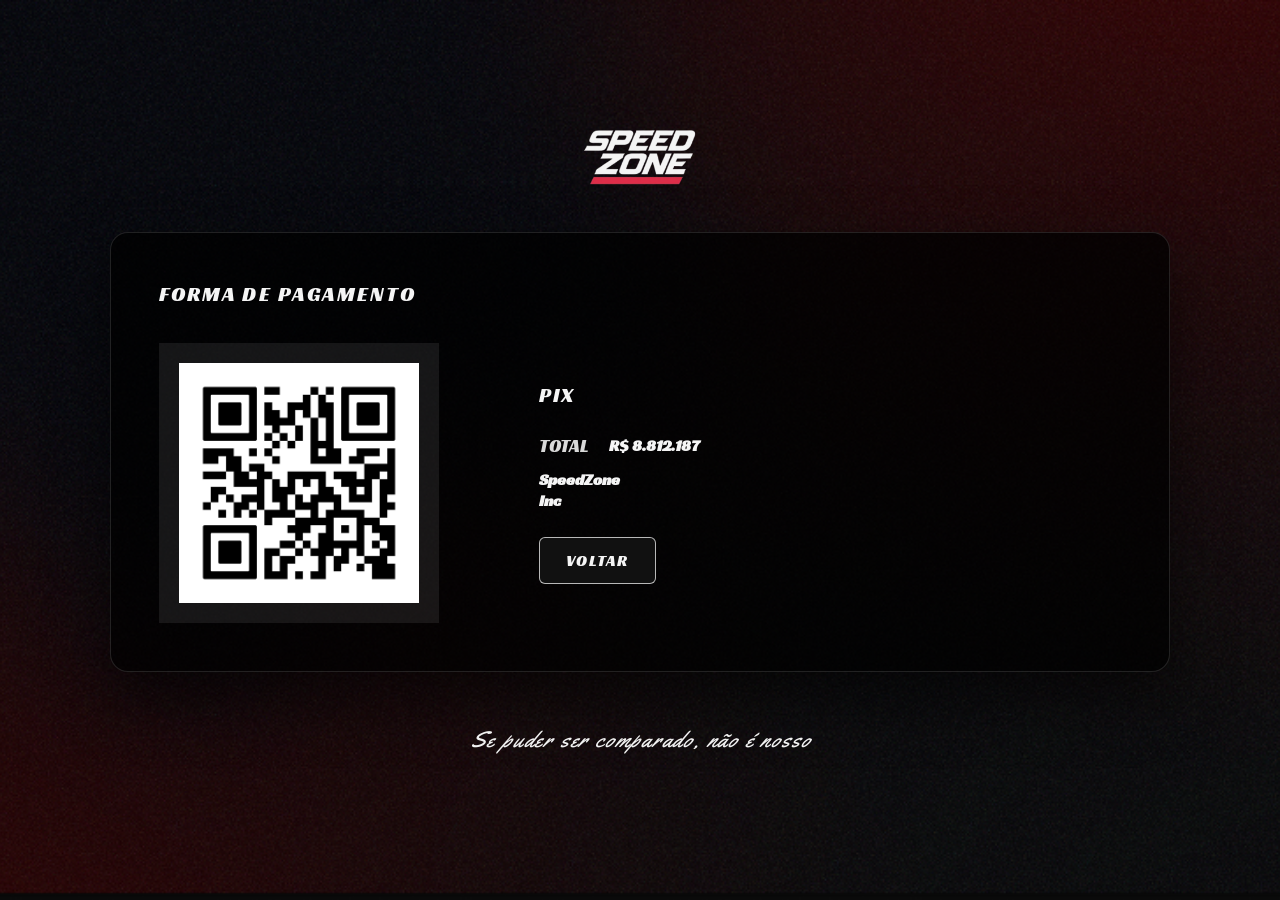
<file: pix.html>
<!DOCTYPE html>
<html lang="pt-br">
  <head>
    <meta charset="UTF-8" />
    <meta name="viewport" content="width=device-width, initial-scale=1.0" />
    <title>Speed Zone - Pagamento PIX</title>
    <link rel="stylesheet" href="css/pix.css" />
  </head>
  <body class="pix-page">
    <img src="img/logo.png" alt="Speed Zone" class="pix-card__logo" />
    <main class="pix-card">
      <header class="pix-card__header">
        <span class="pix-card__heading">FORMA DE PAGAMENTO</span>
      </header>

      <div class="pix-card__grid">
        <div class="pix-card__qr">
          <img src="img/qrcode.png" alt="QR Code para pagamento por PIX" />
        </div>

        <div class="pix-card__info">
          <div>
            <span class="pix-label">PIX</span>
          </div>
          <dl class="pix-details">
            <div>
              <dt>TOTAL</dt>
              <dd>R$ 8.812.187</dd>
            </div>
            <div>
              <dd>SpeedZone Inc</dd>
            </div>
          </dl>
          <a class="pix-btn" href="compra.html">VOLTAR</a>
        </div>
      </div>
    </main>

    <p class="pix-tagline">Se puder ser comparado, não é nosso</p>
    <script src="js/no-status.js"></script>
  </body>
</html>
</file>
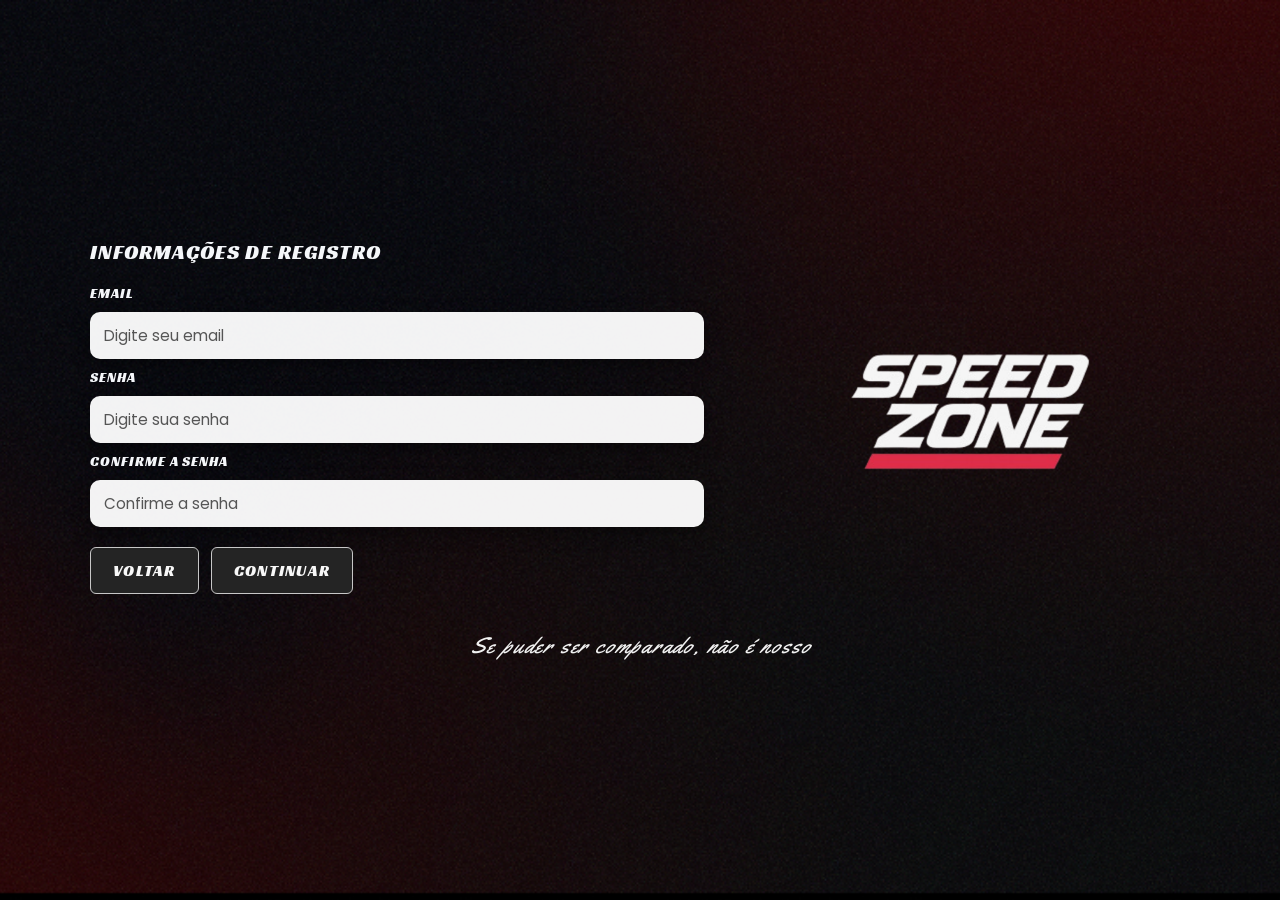
<file: registro.html>
<!DOCTYPE html>
<html lang="pt-br">
  <head>
    <meta charset="UTF-8" />
    <meta name="viewport" content="width=device-width, initial-scale=1.0" />
    <title>Speed Zone</title>
    <link rel="stylesheet" href="css/endereco.css" />
  </head>
  <body class="endereco-page">
    <div class="endereco-shell">
      <div class="endereco-form">
        <p class="endereco-legenda">INFORMAÇÕES DE REGISTRO</p>

        <label class="endereco-label" for="reg-email">EMAIL</label>
        <input class="endereco-input" type="email" id="reg-email" name="reg-email" placeholder="Digite seu email" />

        <label class="endereco-label" for="reg-senha">SENHA</label>
        <input class="endereco-input" type="password" id="reg-senha" name="reg-senha" placeholder="Digite sua senha" />

        <label class="endereco-label" for="reg-senha-conf">CONFIRME A SENHA</label>
        <input class="endereco-input" type="password" id="reg-senha-conf" name="reg-senha-conf" placeholder="Confirme a senha" />

        <div class="endereco-actions">
          <a href="endereco.html" class="endereco-button">VOLTAR</a>
          <a href="login.html" class="endereco-button" type="submit">CONTINUAR</a>
        </div>
      </div>

      <div class="endereco-brand">
        <img src="img/logo.png" alt="Speed Zone" />
      </div>
    </div>

    <p class="endereco-tagline">Se puder ser comparado, não é nosso</p>
    <script src="js/no-status.js"></script>
  </body>
</html>
</file>
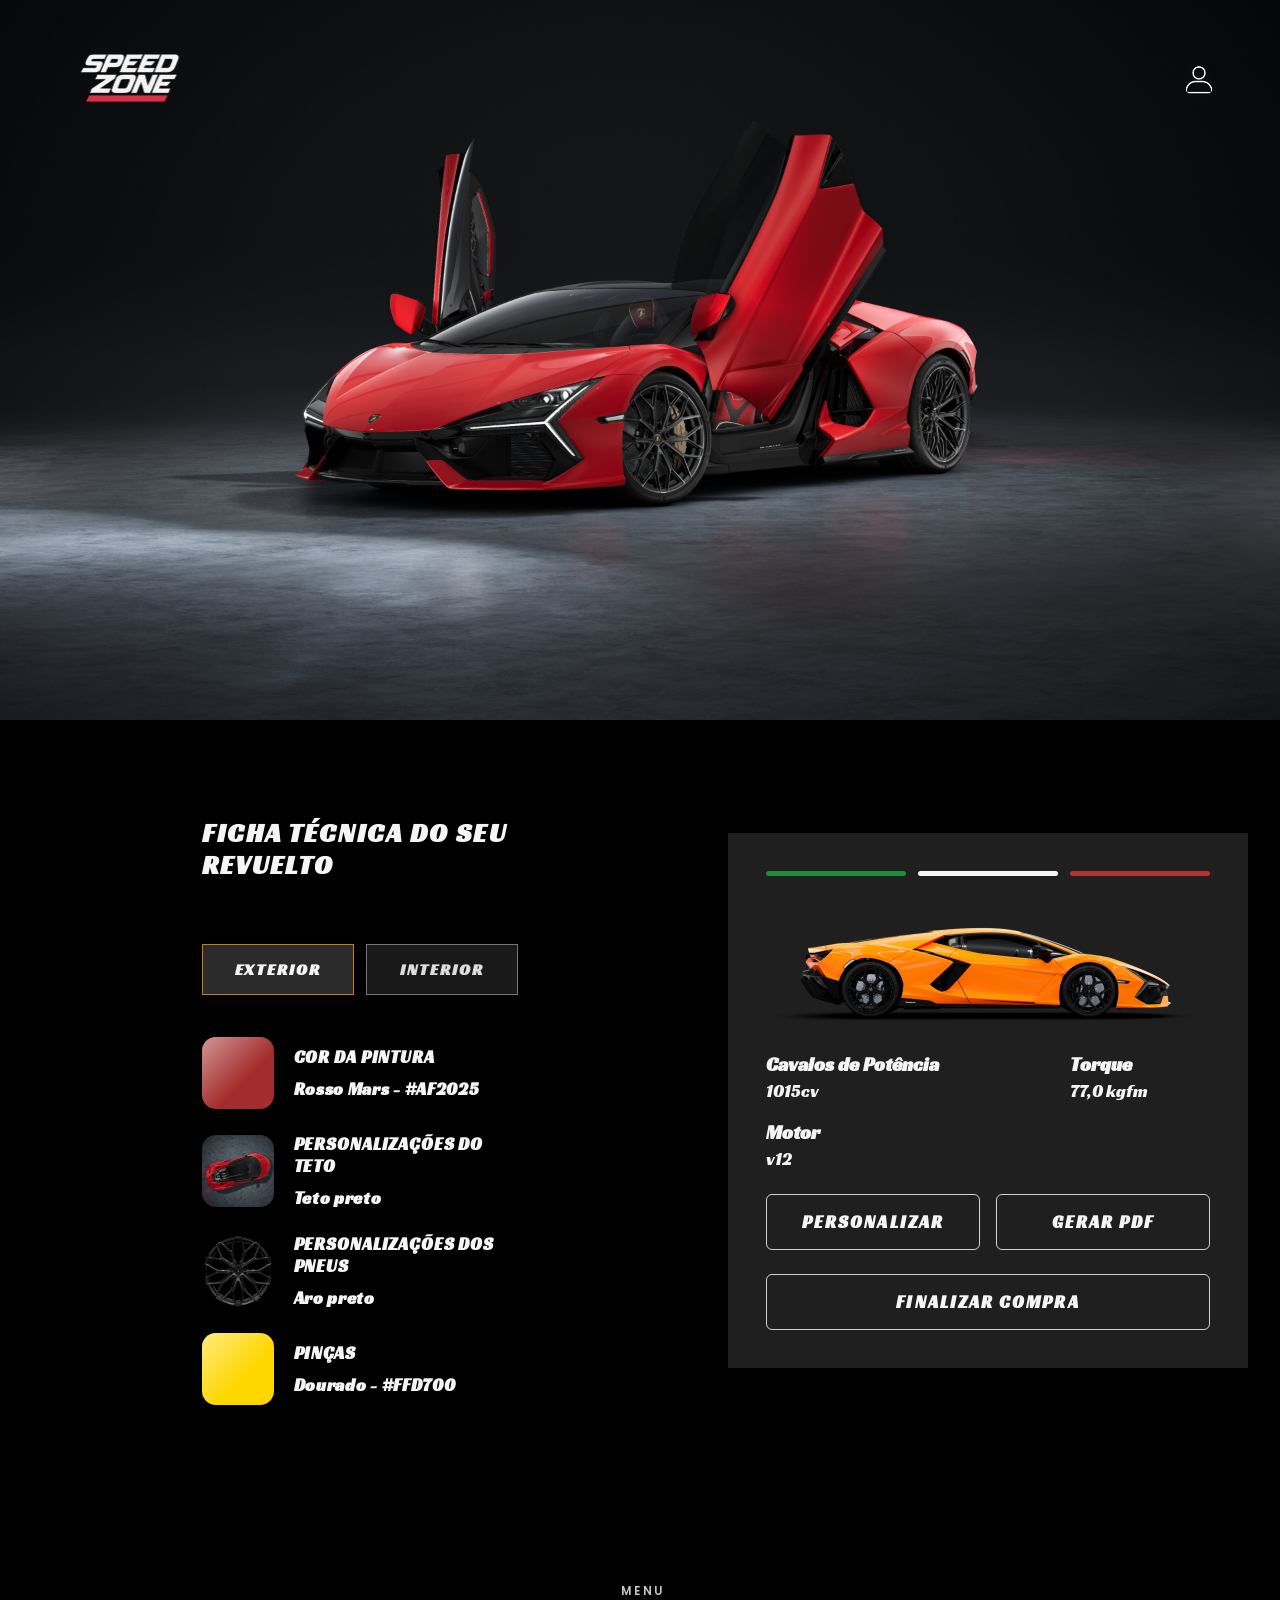
<file: resumo.html>
<!DOCTYPE html>
<html lang="pt-br">
  <head>
    <meta charset="utf-8" />
    <meta name="viewport" content="width=device-width, initial-scale=1.0" />
    <title>Speed Zone</title>
    <link rel="stylesheet" href="css/resumo.css" />
  </head>
  <body>
  
      <img class="img-destaque" src="img/revueltofinal.jfif" alt="Lamborghini em destaque" />
    
    <header class="barra-topo">
      <img class="logo-marca" src="img/logo.png" alt="Speed Zone" />
      <img class="avatar-perfil" src="img/perfil.png" alt="Perfil do usuário" />
    </header>
    <div class="resumo-bloco-preto">
      <section class="resumo-ficha">
        <h2 class="resumo-ficha__titulo">FICHA TÉCNICA DO SEU REVUELTO</h2>
        <div class="resumo-tabs" role="tablist" aria-label="Seções do carro">
          <button class="resumo-tab resumo-tab--ativo" type="button" data-resumo-mode="exterior">EXTERIOR</button>
          <button class="resumo-tab" type="button" data-resumo-mode="interior">INTERIOR</button>
        </div>

        <div class="resumo-list resumo-list--exterior">
          <div class="resumo-item">
            <div class="resumo-swatch resumo-swatch--vermelho" aria-hidden="true"></div>
            <div class="resumo-textos">
              <p class="resumo-label">COR DA PINTURA</p>
              <p class="resumo-valor">Rosso Mars - #AF2025</p>
            </div>
          </div>

          <div class="resumo-item">
            <div class="resumo-swatch resumo-swatch--teto" aria-hidden="true"></div>
            <div class="resumo-textos">
              <p class="resumo-label">PERSONALIZAÇÕES DO TETO</p>
              <p class="resumo-valor">Teto preto</p>
            </div>
          </div>

          <div class="resumo-item">
            <div class="resumo-swatch resumo-swatch--pneus" aria-hidden="true"></div>
            <div class="resumo-textos">
              <p class="resumo-label">PERSONALIZAÇÕES DOS PNEUS</p>
              <p class="resumo-valor">Aro preto</p>
            </div>
          </div>

          <div class="resumo-item">
            <div class="resumo-swatch resumo-swatch--pinca" aria-hidden="true"></div>
            <div class="resumo-textos">
              <p class="resumo-valor resumo-valor--pinça">PINÇAS</p>
              <p class="resumo-valor">Dourado - #FFD700</p>
            </div>
          </div>
        </div>

        <div class="resumo-list resumo-list--interior resumo-list--hidden">
          <div class="resumo-item">
            <div class="resumo-swatch resumo-swatch--painel" aria-hidden="true"></div>
            <div class="resumo-textos">
              <p class="resumo-label">PERSONALIZAÇÃO DO PAINEL</p>
              <p class="resumo-valor">Entradas de ar</p>
            </div>
          </div>

          <div class="resumo-item">
            <div class="resumo-swatch resumo-swatch--cor-interior" aria-hidden="true"></div>
            <div class="resumo-textos">
              <p class="resumo-label">COR DO INTERIOR</p>
              <p class="resumo-valor">Rosso Mars - #AF2025</p>
            </div>
          </div>

          <div class="resumo-item">
            <div class="resumo-swatch resumo-swatch--banco" aria-hidden="true"></div>
            <div class="resumo-textos">
              <p class="resumo-label">TIPO DE BANCO</p>
              <p class="resumo-valor">Banco esportivo</p>
            </div>
          </div>

          <div class="resumo-item">
            <div class="resumo-swatch resumo-swatch--costura" aria-hidden="true"></div>
            <div class="resumo-textos">
              <p class="resumo-label">COSTURA</p>
              <p class="resumo-valor">Dourado #FFD700</p>
            </div>
          </div>
        </div>
      </section>

      <section class="resumo-card">
        <div class="resumo-card__faixa">
          <span class="faixa verde"></span>
          <span class="faixa branca"></span>
          <span class="faixa vermelha"></span>
        </div>
        <img class="resumo-card__carro" src="img/revuelto.png" alt="Lamborghini" />

        <div class="resumo-card__dados">
          <div class="resumo-coluna">
            <p class="resumo-coluna__titulo">Cavalos de Potência</p>
            <p class="resumo-coluna__valor">1015cv</p>
          </div>
          <div class="resumo-coluna">
            <p class="resumo-coluna__titulo">Torque</p>
            <p class="resumo-coluna__valor">77,0 kgfm</p>
          </div>
          <div class="resumo-coluna">
            <p class="resumo-coluna__titulo">Motor</p>
            <p class="resumo-coluna__valor">v12</p>
          </div>
        </div>

        <div class="resumo-card__acoes">
          <a class="resumo-card__btn" href="personalizacao.html">PERSONALIZAR</a>
          <a class="resumo-card__btn" href="img/pdfrevuelto.pdf" download>GERAR PDF</a>
        </div>
        <a class="resumo-card__btn resumo-card__btn--full" href="compra.html">FINALIZAR COMPRA</a>
      </section>
    </div>
    <footer class="navegacao-inferior" aria-label="Menu principal">
      <a class="rotulo-menu" href="index.html">MENU</a>
    </footer>
    <script>
      (function () {
        const tabs = Array.from(document.querySelectorAll(".resumo-tab"));
        const listExterior = document.querySelector(".resumo-list--exterior");
        const listInterior = document.querySelector(".resumo-list--interior");

        tabs.forEach((tab) => {
          tab.addEventListener("click", () => {
            tabs.forEach((t) => t.classList.remove("resumo-tab--ativo"));
            tab.classList.add("resumo-tab--ativo");

            const mode = tab.dataset.resumoMode;
            if (mode === "interior") {
              listInterior?.classList.remove("resumo-list--hidden");
              listExterior?.classList.add("resumo-list--hidden");
            } else {
              listExterior?.classList.remove("resumo-list--hidden");
              listInterior?.classList.add("resumo-list--hidden");
            }
          });
        });
      })();
    </script>
    <script src="js/no-status.js"></script>
  </body>
</html>
</file>
<file: css/brands.css>
@import url("https://fonts.googleapis.com/css2?family=Racing+Sans+One&display=swap");
@import url("https://fonts.googleapis.com/css2?family=Alfa+Slab+One&display=swap");

.scroll-stage {
  overflow: hidden;
}

.scroll-wrapper {
  display: flex;
  width: calc(100vw * var(--scroll-screen-count, 3));
  height: 100vh;
  transition: transform 0.65s cubic-bezier(0.22, 0.61, 0.36, 1);
}

.scroll-wrapper[data-scroll-wrapper] {
  transform: translateX(var(--scroll-offset, 0));
}

.screen {
  flex: 0 0 100vw;
  height: 100vh;
  position: relative;
  overflow: hidden;
}

body.final-page,
.brands-screen {
  margin: 0;
  min-height: 100vh;
  background: url("../img/brands_bg.png") center/cover no-repeat, #010101;
  font-family: "Poppins", "Segoe UI", Helvetica, Arial, sans-serif;
  color: #f5f7fa;
  overflow: hidden;
}

.brands-screen {
  display: flex;
  flex-direction: column;
}

.final-page .barra-topo,
.brands-screen .barra-topo {
  position: absolute;
  top: clamp(20px, 5vw, 48px);
  left: clamp(16px, 6vw, 64px);
  right: clamp(16px, 6vw, 64px);
  display: flex;
  align-items: center;
  justify-content: space-between;
  z-index: 1;
}

.final-page .logo-marca,
.brands-screen .logo-marca {
  width: clamp(92px, 12vw, 132px);
  height: auto;
  display: block;
}

.final-page .avatar-perfil,
.brands-screen .avatar-perfil {
  width: clamp(24px, 3vw, 34px);
  height: clamp(24px, 3vw, 34px);
  border-radius: 50%;
  object-fit: cover;
  filter: drop-shadow(0 0 8px rgba(255, 255, 255, 0.1));
}

.brands-content {
  min-height: 100vh;
  padding: clamp(100px, 10vh, 200px) clamp(24px, 7vw, 120px) clamp(140px, 18vh, 200px);
  display: flex;
  flex-direction: column;
  gap: clamp(32px, 6vh, 64px);
}

.brands-hero {
  text-align: center;
  margin-top: clamp(24px, 5vh, 60px);
  color: rgba(255, 255, 255, 0.9);
  letter-spacing: 0.3em;
}

.brands-titulo {
  margin: 0;
  font-family: "Alfa Slab One";
  font-size: 27px;
  font-weight: 700;
  text-transform: uppercase;
}

.brands-slider {
  position: relative;
  width: 100%;
  max-width: 1280px;
  margin: 0 auto;
  overflow: hidden;
  touch-action: pan-y;
}

.brands-slider__track {
  display: flex;
  width: 100%;
  will-change: transform;
  transition: transform 0.65s cubic-bezier(0.22, 0.61, 0.36, 1);
}

.brands-slide {
  flex: 0 0 100%;
  min-width: 100%;
}

.brands-grid {
  display: grid;
  grid-template-columns: repeat(auto-fit, minmax(280px, 1fr));
  gap: clamp(12px, 2vw, 24px);
}

.brands-column {
  display: flex;
  flex-direction: column;
  gap: clamp(9px, 2vw, 15px);
}

.brands-card {
  display: flex;
  align-items: center;
  gap: clamp(18px, 3vw, 32px);
  padding: clamp(11px, 3vw, 20px);
  min-height: clamp(40px, 12vw, 90px);
  background: rgba(0, 0, 0, 0.4);
  border: 1px solid rgba(255, 255, 255, 0.08);
  color: #f8fafc;
  text-transform: uppercase;
  font-weight: 600;
  font-family: "Racing Sans One";
  font-size: 30px;
  text-decoration: none;
  transition:
    border-color 0.3s ease,
    transform 0.3s ease,
    background 0.3s ease;
}

.brands-card img {
  width: clamp(50px, 9vw, 80px);
}

.brands-card:hover,
.brands-card:focus-visible {
  border-color: rgba(255, 255, 255, 0.4);
  background: rgba(255, 255, 255, 0.07);
  outline: none;
}

.final-page .navegacao-inferior,
.brands-screen .navegacao-inferior {
  position: absolute;
  bottom: clamp(32px, 6vh, 72px);
  left: 50%;
  transform: translateX(-50%);
  display: flex;
  flex-direction: column;
  align-items: center;
  gap: 14px;
  letter-spacing: 0.25em;
  font-size: 0.7rem;
  text-transform: uppercase;
  z-index: 2;
}

.final-page .pontos-progresso,
.brands-screen .pontos-progresso {
  display: flex;
  align-items: center;
  gap: 18px;
}

.final-page .ponto,
.brands-screen .ponto {
  display: inline-block;
  width: 22px;
  height: 4px;
  border-radius: 999px;
  background: rgba(255, 255, 255, 0.3);
  transition: width 0.3s ease, opacity 0.3s ease;
  opacity: 0.6;
  text-decoration: none;
}

.final-page .ponto.ativo,
.brands-screen .ponto.ativo {
  background: #ffffff;
  opacity: 1;
  cursor: default;
}

.final-page .ponto:not(.ativo),
.brands-screen .ponto:not(.ativo) {
  cursor: pointer;
}

.final-page .rotulo-menu,
.brands-screen .rotulo-menu {
  font-weight: 600;
  color: rgba(255, 255, 255, 0.78);
}

.brands-slider__nav {
  margin-top: clamp(28px, 4vh, 48px);
  display: flex;
  justify-content: center;
  gap: 18px;
}
</file>
<file: css/cadastro.css>
@import url("https://fonts.googleapis.com/css2?family=Poppins:wght@400;600&display=swap");
@import url("https://fonts.googleapis.com/css2?family=Racing+Sans+One&display=swap");
@import url("https://fonts.googleapis.com/css2?family=Yellowtail&display=swap");

* {
  box-sizing: border-box;
  margin: 0;
  padding: 0;
}

body {
  min-height: 100vh;
  min-width: 100vw;
  background: url("../img/brands_bg.png") center/cover no-repeat fixed, #010101;
  font-family: "Poppins", "Segoe UI", Helvetica, Arial, sans-serif;
  color: #f5f7fa;
  overflow-x: hidden;
}

.cadastro-page {
  display: flex;
  flex-direction: column;
  align-items: center;
  justify-content: center;
  padding: clamp(24px, 5vw, 48px);
  gap: clamp(24px, 5vw, 36px);
}

.cadastro-shell {
  width: min(1100px, 100%);
  display: grid;
  grid-template-columns: 1.4fr 1fr;
  gap: clamp(24px, 6vw, 48px);
  align-items: center;
}

.cadastro-form {
  display: grid;
  gap: 10px;
}

.cadastro-legenda {
  margin-bottom: 10px;
  font-family: "Racing Sans One", "Poppins", sans-serif;
  letter-spacing: 0.05em;
  font-size: clamp(1rem, 3vw, 1.3rem);
}

.cadastro-label {
  font-family: "Racing Sans One", "Poppins", sans-serif;
  font-size: 0.85rem;
  letter-spacing: 0.07em;
}

.cadastro-input {
  width: 100%;
  padding: 12px 14px;
  border-radius: 10px;
  border: none;
  background: rgba(255, 255, 255, 0.95);
  color: #0d0d0d;
  font-size: 0.95rem;
  font-family: inherit;
  box-shadow: 0 6px 18px rgba(0, 0, 0, 0.35);
}

.cadastro-input::placeholder {
  color: #777;
}

.cadastro-button {
  margin-top: 10px;
  width: fit-content;
  padding: 12px 26px;
  border: 1px solid #c7c7c7;
  border-radius: 6px;
  background: #242424;
  color: #f8f8f8;
  font-family: "Racing Sans One", "Poppins", sans-serif;
  font-size: 1rem;
  letter-spacing: 0.08em;
  cursor: pointer;
  transition: transform 0.2s ease, box-shadow 0.2s ease;
}

.cadastro-button:hover,
.cadastro-button:focus-visible {
  transform: translateY(-2px);
  box-shadow: 0 8px 24px rgba(0, 0, 0, 0.35);
}

.cadastro-brand {
  display: flex;
  align-items: center;
  justify-content: center;
}


.cadastro-brand img {
  width: clamp(240px, 28vw, 320px);
  height: auto;
  display: block;
}

.cadastro-tagline {
  margin: clamp(12px, 3vw, 22px) 0 0;
  font-size: clamp(1rem, 3.4vw, 1.4rem);
  font-style: italic;
  color: #f1f1f1;
  font-family: "Yellowtail" ;
  letter-spacing: 0.08em;
}

@media (max-width: 960px) {
  .cadastro-shell {
    grid-template-columns: 1fr;
    text-align: center;
  }

  .cadastro-form {
    text-align: left;
  }

  .cadastro-button {
    justify-self: center;
  }
}
</file>
<file: css/cars.css>
@import url("https://fonts.googleapis.com/css2?family=Poppins:wght@400;600&display=swap");
@import url("https://fonts.googleapis.com/css2?family=Oswald:wght@400;500;600&display=swap");
@import url("https://fonts.googleapis.com/css2?family=Racing+Sans+One&display=swap");
*,
*::before,
*::after {
  box-sizing: border-box;
}
body {
  margin: 0;
  min-height: 230vh;
  font-family: "Poppins", "Segoe UI", Helvetica, Arial, sans-serif;
  background: #0F0F0F;
  color: #f5f7fa;
}

.cars-hero {
  position: relative;
}

.img-destaque {
  width: 100%;
  display: block;
}

.cars-hero__overlay {
  position: absolute;
  left: 19.2%;
  bottom: clamp(15px, 7vw, 110px);
  color: #fff;
}

.cars-hero__cta {
  padding: 10px 28px;
  border: 1px solid rgba(255, 255, 255, 0.65);
  background: rgba(59, 59, 59, 0.18);
  color: inherit;
  letter-spacing: 0.1em;
  font-family: 'Oswald';
  font-size: 0.95rem;
  font-weight: 600;
  text-decoration: none;
  cursor: pointer;
  text-transform: uppercase;
  transition: background 0.3s ease, transform 0.3s ease;
}

.cars-hero__cta:hover,
.cars-hero__cta:focus-visible {
  background: rgba(59, 59, 59, 0.18);
  transform: translateY(-2px);
}

.cars-shell {
  min-height: 100vh;
  position: relative;
  padding: clamp(24px, 5vw, 48px);
}
.barra-topo {
  position: absolute;
  top: clamp(20px, 5vw, 48px);
  left: clamp(16px, 6vw, 64px);
  right: clamp(16px, 6vw, 64px);
  display: flex;
  align-items: center;
  justify-content: space-between;
}
.logo-marca {
  width: clamp(92px, 12vw, 132px);
  height: auto;
  display: block;
}
.avatar-perfil {
  width: clamp(24px, 3vw, 34px);
  height: clamp(24px, 3vw, 34px);
  border-radius: 50%;
  object-fit: cover;
  filter: drop-shadow(0 0 8px rgba(255, 255, 255, 0.1));
}

.cars-modelos {
  margin-left: 15%;
  margin-top: 3%;
  display: flex;
  flex-direction: column;
  align-items: flex-start;
  gap: 24px;
  padding: 32px clamp(20px, 6vw, 64px);
  font-weight: 700;
}

.cars-modelos__heading {
  display: inline-flex;
  align-items: center;
  gap: 12px;
  font-size: clamp(2.2rem, 6vw, 4rem);
  font-family: 'Racing Sans One';
}

.cars-modelos__icon {
  width: clamp(32px, 6vw, 64px);
  height: auto;
}

.cars-modelos__tabs {
  display: flex;
  align-items: center;
  gap: clamp(24px, 6vw, 64px);
  font-family: 'Oswald';
  letter-spacing: 0.18em;
}

.cars-modelos__tab {
  position: relative;
  background: none;
  border: none;
  padding: 6px 0;
  color: rgba(255, 255, 255, 0.6);
  font-size: 18px;
  font-weight: 600;
  cursor: pointer;
}

.cars-modelos__tab::after {
  content: "";
  position: absolute;
  left: 0;
  right: 0;
  bottom: -10px;
  height: 2px;
  background: rgba(255, 255, 255, 0.25);
  transform: scaleX(0);
  transform-origin: left;
  transition: transform 0.3s ease, background 0.3s ease;
}

.cars-modelos__tab--active {
  color: #f8f8f8;
}

.cars-modelos__tab--active::after {
  transform: scaleX(1);
  background: #f5c44d;
}

.cars-modelos__tab--secondary {
  color: rgba(255, 255, 255, 0.55);
}

.cars-modelos__tab--secondary::after {
  transform: scaleX(1);
  background: rgba(255, 255, 255, 0.4);
}

.cars-modelos__layout {
  display: flex;
  align-items: center;
  gap: clamp(24px, 6vw, 80px);
  flex-wrap: wrap;
}

.cars-modelos__descricao {
  margin-top: clamp(50px, 11vw, 70px);
  margin-left: clamp(-250px, -100vw, -120px);
  max-width: 400px;
}

.cars-modelos__titulo {
  margin: 0 0 10px;
  font-family: 'Oswald';
  font-size: 20px;
   color: #cfcfcf;
}

.cars-modelos__texto {
  margin: 0 0 16px;
  font-size: 14px;
  line-height: 1.6;
  color: rgba(255, 255, 255, 0.78);
  text-align: justify;
}

.cars-modelos__cta {
  margin-top: 4px;
}

.cars-visor {
  display: grid;
  gap: 8px;
  justify-items: center;
  margin-left: 22%;
  margin-top: -300px;
  position: relative;
  z-index: 1;
}

.cars-visor__frame {
  position: relative;
  width: min(720px);
  display: block;
}

.cars-visor__img {
  width: 100%;
  height: auto;
  display: block;
  transition: opacity 0.4s ease;
}

.cars-fade {
  transition: opacity 0.35s ease;
}

.cars-fade.is-fading {
  opacity: 0;
}

.cars-visor__info {
  position: absolute;
  top: 0;
  right: -65%;
  width: 50%;
  color: #f5f5f5;
  font-family: 'Oswald';
  display: flex;
  flex-direction: column;
  gap: 5px;
}


.cars-visor__info-title {
  font-size: 20px;
  text-transform: uppercase;
  color: #cfcfcf;
  font-weight: 700;
}

.cars-visor__info-value {
  font-size: 14px;
  color: rgba(255, 255, 255, 0.85);
}



.cars-visor__controls {
  display: inline-flex;
  align-items: center;
  gap: 72px;
  width: 100%;
  justify-content: center;
}

.cars-visor__arrow {
  background: none;
  border: none;
  color: #f5f7fa;
  width: auto;
  height: auto;
  cursor: pointer;
  font-size: 1.5rem;
  line-height: 1;
  display: inline-flex;
  align-items: center;
  justify-content: center;
  transition: transform 0.25s ease, color 0.25s ease;
}

.cars-visor__arrow:hover,
.cars-visor__arrow:focus-visible {
  color: #f5c44d;
  transform: translateY(-1px);
}

.cars-visor__label {
  font-family: 'Racing Sans One';
  font-size: 24px;
}

.cars-fade {
  transition: opacity 0.35s ease;
}

.cars-fade.is-fading {
  opacity: 0;
}

.cars-fabrica {
  width: min(96%, 1240px);
  display: grid;
  margin-top: 5%;
  margin-left: 4.5%;
  grid-template-columns: minmax(320px, 520px) 1fr;
  gap: clamp(24px, 6vw, 48px);
  align-items: start;
}

.cars-fabrica__image img {
  width: 100%;
 
  display: block;
  border: 6px solid #777;
}

.cars-fabrica__heading {
  display: inline-flex;
  align-items: center;
  gap: 10px;
  font-size: clamp(2.2rem, 5.5vw, 3.5rem);
  font-family: 'Racing Sans One';
}

.cars-fabrica__text {
  display: grid;
  gap: 10px;
  color: #f5f5f5;
}

.cars-fabrica__subtitle {
  margin: 0;
  font-size: 20px;
  font-weight: 600;
  font-family: 'Oswald';
}

.cars-fabrica__body {
  margin: 0;
  font-size: 14px;
  color: rgba(245, 245, 245, 0.9);
  text-align: justify;
}

.navegacao-inferior {
  position: absolute;
  left: 48.5%;
  transform: translateX(-50%);
  transform: translateY(601%);
  display: flex;
  flex-direction: column;
  align-items: center;
  gap: 14px;
  letter-spacing: 0.25em;
  font-size: 0.72rem;
  text-transform: uppercase;
}
.rotulo-menu {
  font-weight: 600;
  color: rgba(255, 255, 255, 0.78);
  text-decoration: none;
}
</file>
<file: css/cartao.css>
@import url("https://fonts.googleapis.com/css2?family=Poppins:wght@400;600&display=swap");
@import url("https://fonts.googleapis.com/css2?family=Racing+Sans+One&display=swap");
@import url("https://fonts.googleapis.com/css2?family=Yellowtail&display=swap");

* {
  box-sizing: border-box;
  margin: 0;
  padding: 0;
}

body {
  min-height: 100vh;
  min-width: 100vw;
  background: url("../img/brands_bg.png") center/cover no-repeat fixed, #010101;
  font-family: "Poppins", "Segoe UI", Helvetica, Arial, sans-serif;
  color: #f5f7fa;
  overflow-x: hidden;
}

.endereco-page {
  display: flex;
  flex-direction: column;
  align-items: center;
  justify-content: center;
  padding: clamp(24px, 5vw, 48px);
  gap: clamp(24px, 5vw, 36px);
}

.compra-topo {
  width: 100%;
  display: flex;
  justify-content: center;
  margin-top: -12.2%;
}

.compra-logo {
  width: clamp(120px, 18vw, 140px);
  height: auto;
  display: block;
  
}

.endereco-shell {
  width: min(1100px, 100%);
  display: grid;
  grid-template-columns: 1.4fr 1fr;
  gap: clamp(24px, 6vw, 48px);
  align-items: center;
}

.endereco-form {
  display: grid;
  gap: 10px;
}

.endereco-legenda {
  margin-bottom: 10px;
  font-family: "Racing Sans One", "Poppins", sans-serif;
  letter-spacing: 0.05em;
  font-size: clamp(1rem, 3vw, 1.3rem);
}

.endereco-label {
  font-family: "Racing Sans One", "Poppins", sans-serif;
  font-size: 0.85rem;
  letter-spacing: 0.07em;
}

.endereco-input {
  width: 100%;
  padding: 12px 14px;
  border-radius: 10px;
  border: none;
  background: rgba(255, 255, 255, 0.95);
  color: #0d0d0d;
  font-size: 0.95rem;
  font-family: inherit;
  box-shadow: 0 6px 18px rgba(0, 0, 0, 0.35);
}

.endereco-input::placeholder {
  color: #555;
}

.endereco-actions {
  display: flex;
  gap: 12px;
  margin-top: 10px;
}

.endereco-button {
  padding: 12px 22px;
  border: 1px solid #c7c7c7;
  border-radius: 6px;
  background: #242424;
  color: #f8f8f8;
  font-family: "Racing Sans One", "Poppins", sans-serif;
  font-size: 1rem;
  letter-spacing: 0.08em;
  text-decoration: none;
  text-transform: uppercase;
  cursor: pointer;
  transition: transform 0.2s ease, box-shadow 0.2s ease;
}

.endereco-button:hover,
.endereco-button:focus-visible {
  transform: translateY(-2px);
  box-shadow: 0 8px 24px rgba(0, 0, 0, 0.35);
}

.endereco-brand {
  display: flex;
  align-items: center;
  justify-content: center;
  margin-left: 35%;
}

.endereco-brand img {
  width: 400px;
  height: auto;
  display: block;
}

.endereco-tagline {
  font-family: "Yellowtail";
  font-size: clamp(1rem, 3.6vw, 1.4rem);
  font-style: italic;
  color: #f1f1f1;
  letter-spacing: 0.08em;
}

@media (max-width: 960px) {
  .endereco-shell {
    grid-template-columns: 1fr;
    text-align: center;
  }

  .endereco-form {
    text-align: left;
  }

  .endereco-actions {
    justify-content: center;
  }
}
</file>
<file: css/compra.css>
@import url("https://fonts.googleapis.com/css2?family=Poppins:wght@400;600&display=swap");
@import url("https://fonts.googleapis.com/css2?family=Racing+Sans+One&display=swap");
@import url("https://fonts.googleapis.com/css2?family=Yellowtail&display=swap");

* {
  box-sizing: border-box;
  margin: 0;
  padding: 0;
}

body {
  min-height: 100vh;
  min-width: 100vw;
  background: url("../img/brands_bg.png") center/cover no-repeat fixed, #0b0b0b;
  color: #f5f5f5;
  font-family: "Poppins", "Segoe UI", Helvetica, Arial, sans-serif;
  overflow-x: hidden;
}

.compra-page {
  display: flex;
  flex-direction: column;
  align-items: center;
  padding: clamp(18px, 4vw, 32px);
  gap: clamp(16px, 4vw, 24px);
  min-height: 100vh;
}

.compra-topo {
  width: 100%;
  display: flex;
  justify-content: center;
}

.compra-logo {
  width: clamp(120px, 18vw, 140px);
  height: auto;
  display: block;
  margin-top: 2%;
}

.compra-grid {
  width: min(1200px, 100%);
  height: 650px;
  display: grid;
  align-items: center;
  margin-top: clamp(8px, 2vw, 16px);
}

.compra-info {
  display: grid;
  gap: 6px;
  align-content: start;
  justify-items: start;
  margin-left: clamp(8px, 2vw, 16px);
  margin-top: 1%;
}

.compra-saudacao,
.compra-projeto {
  font-family: "Racing Sans One";
  letter-spacing: 0.07em;
}

.compra-saudacao {
  font-size: clamp(1.3rem, 3.2vw, 1.8rem);
  line-height: 1.1;
}

.compra-projeto {
  font-size: clamp(1.2rem, 3vw, 1.6rem);
  line-height: 1.1;
}

.compra-id {
  font-size: 0.9rem;
  letter-spacing: 0.08em;
}

.compra-escudo {
  width: clamp(60px, 9vw, 90px);
  height: auto;
  margin-top: clamp(10px, 2vw, 16px);
}

.compra-carro {
  justify-items: center;
  position: relative;
  margin-top: 5%;
  
}

.compra-carro__img {
  width: min(430px, 100vw);
  height: auto;
  display: block;
  margin-left: 17%;
}

.compra-carro .compra-escudo {
  position: absolute;
  top: 14%;
}

.compra-metodos {
  display: grid;
  gap: 8px;
  align-content: start;
  justify-items: end;
  margin-right: 5%;
  margin-top: -60%;
  position: relative;
  z-index: 10; /* garante que os links fiquem clicáveis acima de sobreposições */
}

.compra-pill {
  padding: 10px 14px;
  border: 1px solid rgba(255, 255, 255, 0.6);
  background: rgba(20, 20, 20, 0.75);
  color: #f5f5f5;
  font-family: "Racing Sans One", "Poppins", sans-serif;
  font-size: 1.2rem;
  letter-spacing: 0.06em;
  text-transform: uppercase;
  cursor: pointer;
  transition: transform 0.2s ease, box-shadow 0.2s ease, border-color 0.2s ease;
  width: clamp(240px, 22vw, 320px);
  text-align: center;
}

.compra-pill--ativo {
  border-color: #c57c1e;
  box-shadow: 0 0 0 1px rgba(197, 124, 30, 0.4);
}

.compra-total {
  grid-template-columns: auto auto;
  align-items: center;
  justify-content: space-between;
  width: clamp(240px, 22vw, 320px);
}

.compra-total__label {
  font-family: "Racing Sans One";
  font-size: 1.2rem;
}

.compra-total__valor {
  font-family: "Poppins", sans-serif;
  font-size: 1.05rem;
  font-weight: 700;
  margin-left: 4%;
}

.compra-actions {
  display: grid;
  grid-template-columns: 1fr 1fr;
  gap: 10px;
  margin-top: clamp(10px, 2vw, 18px);
  width: clamp(240px, 22vw, 320px);
  position: relative;
  z-index: 11;
}

.compra-btn {
  display: inline-block;
  text-align: center;
  padding: 10px 14px;
  border: 1px solid rgba(255, 255, 255, 0.6);
  border-radius: 4px;
  background: #242424;
  color: #f8f8f8;
  font-family: "Racing Sans One", "Poppins", sans-serif;
  font-size: 0.94rem;
  letter-spacing: 0.08em;
  text-transform: uppercase;
  cursor: pointer;
  text-decoration: none;
  transition: transform 0.2s ease, box-shadow 0.2s ease;
  position: relative;
  z-index: 12;
}

.compra-btn:hover,
.compra-btn:focus-visible {
  box-shadow: 0 8px 20px rgba(0, 0, 0, 0.35);
}

.compra-tagline {
  margin-top: clamp(8px, 3vw, 16px);
  font-family: "Yellowtail";
  font-size: clamp(1rem, 3.6vw, 1.4rem);
  font-style: italic;
  letter-spacing: 0.08em;
  color: #f1f1f1;
  text-align: center;
}

@media (max-width: 980px) {
  .compra-grid {
    grid-template-columns: 1fr;
    text-align: center;
    justify-items: center;
  }

  .compra-info,
  .compra-metodos {
    text-align: center;
  }

  .compra-total {
    grid-template-columns: 1fr;
    justify-items: center;
  }
}
</file>
<file: css/endereco.css>
@import url("https://fonts.googleapis.com/css2?family=Poppins:wght@400;600&display=swap");
@import url("https://fonts.googleapis.com/css2?family=Racing+Sans+One&display=swap");
@import url("https://fonts.googleapis.com/css2?family=Yellowtail&display=swap");

* {
  box-sizing: border-box;
  margin: 0;
  padding: 0;
}

body {
  min-height: 100vh;
  min-width: 100vw;
  background: url("../img/brands_bg.png") center/cover no-repeat fixed, #010101;
  font-family: "Poppins", "Segoe UI", Helvetica, Arial, sans-serif;
  color: #f5f7fa;
  overflow-x: hidden;
}

.endereco-page {
  display: flex;
  flex-direction: column;
  align-items: center;
  justify-content: center;
  padding: clamp(24px, 5vw, 48px);
  gap: clamp(24px, 5vw, 36px);
}

.endereco-shell {
  width: min(1100px, 100%);
  display: grid;
  grid-template-columns: 1.4fr 1fr;
  gap: clamp(24px, 6vw, 48px);
  align-items: center;
}

.endereco-form {
  display: grid;
  gap: 10px;
}

.endereco-legenda {
  margin-bottom: 10px;
  font-family: "Racing Sans One", "Poppins", sans-serif;
  letter-spacing: 0.05em;
  font-size: clamp(1rem, 3vw, 1.3rem);
}

.endereco-label {
  font-family: "Racing Sans One", "Poppins", sans-serif;
  font-size: 0.85rem;
  letter-spacing: 0.07em;
}

.endereco-input {
  width: 100%;
  padding: 12px 14px;
  border-radius: 10px;
  border: none;
  background: rgba(255, 255, 255, 0.95);
  color: #0d0d0d;
  font-size: 0.95rem;
  font-family: inherit;
  box-shadow: 0 6px 18px rgba(0, 0, 0, 0.35);
}

.endereco-input::placeholder {
  color: #555;
}

.endereco-actions {
  display: flex;
  gap: 12px;
  margin-top: 10px;
}

.endereco-button {
  padding: 12px 22px;
  border: 1px solid #c7c7c7;
  border-radius: 6px;
  background: #242424;
  color: #f8f8f8;
  font-family: "Racing Sans One", "Poppins", sans-serif;
  font-size: 1rem;
  letter-spacing: 0.08em;
  text-decoration: none;
  text-transform: uppercase;
  cursor: pointer;
  transition: transform 0.2s ease, box-shadow 0.2s ease;
}

.endereco-button:hover,
.endereco-button:focus-visible {
  transform: translateY(-2px);
  box-shadow: 0 8px 24px rgba(0, 0, 0, 0.35);
}

.endereco-brand {
  display: flex;
  align-items: center;
  justify-content: center;
}

.endereco-brand img {
  width: clamp(240px, 28vw, 320px);
  height: auto;
  display: block;
}

.endereco-tagline {
  font-family: "Yellowtail";
  font-size: clamp(1rem, 3.6vw, 1.4rem);
  font-style: italic;
  color: #f1f1f1;
  letter-spacing: 0.08em;
}

@media (max-width: 960px) {
  .endereco-shell {
    grid-template-columns: 1fr;
    text-align: center;
  }

  .endereco-form {
    text-align: left;
  }

  .endereco-actions {
    justify-content: center;
  }
}
</file>
<file: css/login.css>
@import url("https://fonts.googleapis.com/css2?family=Poppins:wght@400;600&display=swap");
@import url("https://fonts.googleapis.com/css2?family=Racing+Sans+One&display=swap");
@import url("https://fonts.googleapis.com/css2?family=Yellowtail&display=swap");

* {
  box-sizing: border-box;
  margin: 0;
  padding: 0;
}

body {
  min-height: 100vh;
  min-width: 100vw;
  background: url("../img/brands_bg.png") center/cover no-repeat fixed, #010101;
  font-family: "Poppins", "Segoe UI", Helvetica, Arial, sans-serif;
  color: #f5f5f5;
  overflow: hidden;
}

.login-page {
  display: flex;
  align-items: center;
  justify-content: center;
  padding: clamp(24px, 5vw, 48px);
}

.login-shell {
  width: min(520px, 100%);
  display: grid;
  gap: clamp(18px, 4vw, 28px);
  text-align: center;
  color: #f8f8f8;
  font-family: "Racing Sans One", "Poppins", sans-serif;
}

.login-logo {
  width: 120px;
  height: auto;
  margin: 0 auto;
  display: block;
}

.login-title {
  margin: 0;
  font-size: clamp(1.3rem, 4vw, 1.8rem);
  font-weight: 700;
  letter-spacing: 0.12em;
  text-transform: uppercase;
}

.login-form {
  display: grid;
  gap: clamp(12px, 3vw, 18px);
}

.login-label {
  text-align: left;
  font-size: 0.85rem;
  font-weight: 700;
  letter-spacing: 0.08em;
}

.login-input {
  width: 100%;
  padding: 12px 14px;
  border-radius: 10px;
  border: none;
  background: rgba(255, 255, 255, 0.95);
  color: #111;
  font-size: 0.95rem;
  font-family: inherit;
  box-shadow: 0 6px 18px rgba(0, 0, 0, 0.35);
}

.login-input::placeholder {
  color: #777;
}

.login-link {
  text-align: left;
  font-size: 0.85rem;
  font-weight: 700;
  letter-spacing: 0.05em;
  color: #f8f8f8;
  text-decoration: none;
}

.login-button {
  margin: clamp(8px, 2vw, 16px) auto 0;
  padding: 12px 22px;
  border: 1px solid #c7c7c7;
  border-radius: 6px;
  background: #242424;
  color: #f8f8f8;
  font-size: 1rem;
  font-weight: 700;
  text-decoration: none;
  letter-spacing: 0.08em;
  text-transform: uppercase;
  cursor: pointer;
  font-family: "Racing Sans One", "Poppins", sans-serif;
  transition: transform 0.2s ease, box-shadow 0.2s ease;
}

.login-button:hover,
.login-button:focus-visible {
  transform: translateY(-2px);
  box-shadow: 0 8px 24px rgba(0, 0, 0, 0.35);
}

.login-tagline {
  margin: clamp(12px, 3vw, 22px) 0 0;
  font-size: clamp(1rem, 3.4vw, 1.4rem);

  font-family: "Yellowtail";
  letter-spacing: 0.08em;
  color: #f1f1f1;
}
</file>
<file: css/personalizacao.css>
@import url("https://fonts.googleapis.com/css2?family=Poppins:wght@400;600&display=swap");
@import url("https://fonts.googleapis.com/css2?family=Racing+Sans+One&display=swap");

* {
  box-sizing: border-box;
  margin: 0;
  padding: 0;
}

html,
body {
  min-height: 100vh;
  min-width: 100%;
  margin: 0;
  padding: 0;
}

body {
  background: #000;
  color: #f5f5f5;
  overflow-x: hidden;
  width: 100vw;
}

.personalizacao-bg {
  position: fixed;
  inset: 0;
  width: 100vw;
  height: 100vh;
  background: url("../img/revueltoinicial.jfif") center/cover no-repeat fixed;
  z-index: -1;
  opacity: 1;
  transition: opacity 0.4s ease;
  pointer-events: none;
}

.personalizacao-bg.is-fading {
  opacity: 0;
}

.personalizacao-page .barra-topo {
  position: absolute;
  top: clamp(20px, 5vw, 48px);
  left: clamp(16px, 6vw, 64px);
  right: clamp(16px, 6vw, 64px);
  display: flex;
  align-items: center;
  justify-content: space-between;
}

.personalizacao-page .logo-marca {
  width: clamp(92px, 12vw, 132px);
  height: auto;
  display: block;
}

.personalizacao-page .avatar-perfil {
  width: clamp(24px, 3vw, 34px);
  height: clamp(24px, 3vw, 34px);
  border-radius: 50%;
  object-fit: cover;
  filter: drop-shadow(0 0 8px rgba(255, 255, 255, 0.1));
}

.custom-wrapper {
  min-height: 100vh;
  display: flex;
  align-items: center;
  padding: clamp(32px, 6vw, 72px);
}

.custom-menu {
  display: grid;
  gap: clamp(16px, 4vw, 28px);
  padding: clamp(16px, 5vw, 32px);
  margin-top: -100px;
}

.custom-menu__heading {
  display: flex;
  gap: clamp(18px, 5vw, 38px);
  font-family: 'Racing Sans One';
  font-size: clamp(1rem, 3vw, 1.4rem);
  cursor: pointer;
  transition: color 1.2s ease-in-out;
}

.custom-menu__title {
  color: #e7e7e7;
  cursor: pointer;
  transition: color 1.2s ease-in-out, text-decoration-color 1.2s ease-in-out;
}

.custom-menu__title--underline {
  text-decoration: underline;
}

.custom-menu__items {
  display: none;
  gap: clamp(12px, 3vw, 18px);
  transition: opacity 0.7s ease-in-out;
}

.custom-menu__items.is-active {
  display: grid;
}

.custom-menu__item {
  display: grid;
  grid-template-columns: auto 1fr;
  align-items: center;
  gap: 12px;
  color: #f5f5f5;
  font-family: 'Racing Sans One';
  font-size: clamp(0.95rem, 2.6vw, 1.1rem);
  font-weight: 700;
  cursor: pointer;
  transition: color 1.2s ease-in-out;
}

.custom-menu__item img {
  width: clamp(56px, 12vw, 84px);
  height: auto;
  object-fit: contain;
  display: block;
  transition: transform 1s ease-in-out, opacity 0.7s ease-in-out;
}

.custom-menu__items.is-fading {
  opacity: 0.25;
}

.custom-dashboard {
  position: fixed;
  left: 50%;
  bottom: 0;
  transform: translate(-50%, 100%);
  width: 100vw;
  height: 22%;
  max-width: 100%;
  display: flex;
  align-items: center;
  justify-content: center;
  gap: clamp(24px, 8vw, 50px);
  background: rgba(0, 0, 0, 0.82);
  padding: clamp(12px, 3vw, 18px);
  box-shadow: 0 -8px 26px rgba(0, 0, 0, 0.5);
  opacity: 0;
  pointer-events: none;
  transition: transform 0.35s ease, opacity 0.35s ease;
  z-index: 10;
}

.custom-dashboard.is-open {
  transform: translate(-50%, 0);
  opacity: 1;
  pointer-events: auto;
}

.custom-dashboard__swatches {
  display: flex;
  align-items: center;
  gap: clamp(38px, 8vw, 80px);
}

.custom-dash {
  width: clamp(62px, 12vw, 90px);
  height: clamp(62px, 12vw, 90px);
  border-radius: 10px;
  box-shadow: inset 0 0 0 1px rgba(255, 255, 255, 0.2);
  position: relative;
  overflow: hidden;
  cursor: pointer;
  transition: transform 0.2s ease;
  background: #111 center/cover no-repeat;
}

.custom-dash.custom-dash--active {
  width: clamp(110px, 18vw, 140px);
  height: clamp(110px, 18vw, 140px);
}

.custom-dash:hover:not(.custom-dash--active),
.custom-dash:focus-visible:not(.custom-dash--active) {
  transform: scale(1.08);
}

.custom-color {
  position: fixed;
  left: 50%;
  bottom: 0;
  transform: translate(-50%, 100%);
  width: 100vw;
  height: 22%;
  max-width: 100%;
  display: flex;
  align-items: center;
  justify-content: center;
  gap: clamp(24px, 8vw, 50px);
  background: rgba(0, 0, 0, 0.82);
  padding: clamp(12px, 3vw, 18px);
  box-shadow: 0 -8px 26px rgba(0, 0, 0, 0.5);
  opacity: 0;
  pointer-events: none;
  transition: transform 0.35s ease, opacity 0.35s ease;
  z-index: 10;
}

.custom-color.is-open {
  transform: translate(-50%, 0);
  opacity: 1;
  pointer-events: auto;
}

.custom-color__swatches {
  display: flex;
  align-items: center;
  gap: clamp(38px, 8vw, 80px);
}

.custom-color__swatch {
  width: clamp(62px, 12vw, 90px);
  height: clamp(62px, 12vw, 90px);
  border-radius: 6px;
  box-shadow: inset 0 0 0 1px rgba(153, 153, 153, 0.2);
  cursor: pointer;
  transition: transform 0.2s ease;
  position: relative;
  overflow: hidden;
}

.custom-color__swatch--active {
  width: clamp(110px, 18vw, 140px);
  height: clamp(110px, 18vw, 140px);
  border-radius: 6px;
}

.custom-color__swatch:hover:not(.custom-color__swatch--active),
.custom-color__swatch:focus-visible:not(.custom-color__swatch--active) {
  transform: scale(1.08);
}

.custom-color__swatch::after {
  content: "";
  position: absolute;
  inset: 0;
  background: linear-gradient(135deg, rgba(255, 255, 255, 0.32), rgba(255, 255, 255, 0) 55%);
  mix-blend-mode: screen;
  pointer-events: none;
}

.custom-color__swatch--active::after {
  background: linear-gradient(135deg, rgba(255, 255, 255, 0.5), rgba(255, 255, 255, 0) 60%);
}

.custom-seat {
  position: fixed;
  left: 50%;
  bottom: 0;
  transform: translate(-50%, 100%);
  width: 100vw;
  height: 22%;
  max-width: 100%;
  display: flex;
  align-items: center;
  justify-content: center;
  gap: clamp(24px, 8vw, 50px);
  background: rgba(0, 0, 0, 0.82);
  padding: clamp(12px, 3vw, 18px);
  box-shadow: 0 -8px 26px rgba(0, 0, 0, 0.5);
  opacity: 0;
  pointer-events: none;
  transition: transform 0.35s ease, opacity 0.35s ease;
  z-index: 10;
}

.custom-seat.is-open {
  transform: translate(-50%, 0);
  opacity: 1;
  pointer-events: auto;
}

.custom-seat__swatches {
  display: flex;
  align-items: center;
  gap: clamp(38px, 8vw, 80px);
}

.custom-seat__swatch {
  width: clamp(62px, 12vw, 90px);
  height: clamp(62px, 12vw, 90px);
  border-radius: 10px;
  box-shadow: inset 0 0 0 1px rgba(255, 255, 255, 0.2);
  position: relative;
  overflow: hidden;
  cursor: pointer;
  transition: transform 0.2s ease;
  background: #111 center/cover no-repeat;
}

.custom-seat__swatch.custom-seat__swatch--active {
  width: clamp(110px, 18vw, 140px);
  height: clamp(110px, 18vw, 140px);
}

.custom-seat__swatch:hover:not(.custom-seat__swatch--active),
.custom-seat__swatch:focus-visible:not(.custom-seat__swatch--active) {
  transform: scale(1.08);
}

.custom-pinca {
  position: fixed;
  left: 50%;
  bottom: 0;
  transform: translate(-50%, 100%);
  width: 100vw;
  height: 22%;
  max-width: 100%;
  display: flex;
  align-items: center;
  justify-content: center;
  gap: clamp(24px, 8vw, 50px);
  background: rgba(0, 0, 0, 0.82);
  padding: clamp(12px, 3vw, 18px);
  box-shadow: 0 -8px 26px rgba(0, 0, 0, 0.5);
  opacity: 0;
  pointer-events: none;
  transition: transform 0.35s ease, opacity 0.35s ease;
  z-index: 10;
}

.custom-pinca.is-open {
  transform: translate(-50%, 0);
  opacity: 1;
  pointer-events: auto;
}

.custom-pinca__swatches {
  display: flex;
  align-items: center;
  gap: clamp(38px, 8vw, 80px);
}

.custom-pinca__swatch {
  width: clamp(62px, 12vw, 90px);
  height: clamp(62px, 12vw, 90px);
  border-radius: 10px;
  box-shadow: inset 0 0 0 1px rgba(255, 255, 255, 0.2);
  position: relative;
  overflow: hidden;
  cursor: pointer;
  transition: transform 0.2s ease;
  background: #111 center/cover no-repeat;
}

.custom-pinca__swatch.custom-pinca__swatch--active {
  width: clamp(110px, 18vw, 140px);
  height: clamp(110px, 18vw, 140px);
}

.custom-pinca__swatch:hover:not(.custom-pinca__swatch--active),
.custom-pinca__swatch:focus-visible:not(.custom-pinca__swatch--active) {
  transform: scale(1.08);
}

.custom-costura {
  position: fixed;
  left: 50%;
  bottom: 0;
  transform: translate(-50%, 100%);
  width: 100vw;
  height: 22%;
  max-width: 100%;
  display: flex;
  align-items: center;
  justify-content: center;
  gap: clamp(24px, 8vw, 50px);
  background: rgba(0, 0, 0, 0.82);
  padding: clamp(12px, 3vw, 18px);
  box-shadow: 0 -8px 26px rgba(0, 0, 0, 0.5);
  opacity: 0;
  pointer-events: none;
  transition: transform 0.35s ease, opacity 0.35s ease;
  z-index: 10;
}

.custom-costura.is-open {
  transform: translate(-50%, 0);
  opacity: 1;
  pointer-events: auto;
}

.custom-costura__swatches {
  display: flex;
  align-items: center;
  gap: clamp(38px, 8vw, 80px);
  position: relative;
}

.custom-costura__swatch {
  width: clamp(62px, 12vw, 90px);
  height: clamp(62px, 12vw, 90px);
  border-radius: 10px;
  box-shadow: inset 0 0 0 1px rgba(255, 255, 255, 0.2);
  position: relative;
  overflow: hidden;
  cursor: pointer;
  transition: transform 0.2s ease;
  background: #111 center/cover no-repeat;
}

.custom-costura__swatch.custom-costura__swatch--active {
  width: clamp(110px, 18vw, 140px);
  height: clamp(110px, 18vw, 140px);
}

.custom-costura__swatch:hover:not(.custom-costura__swatch--active),
.custom-costura__swatch:focus-visible:not(.custom-costura__swatch--active) {
  transform: scale(1.08);
}

.custom-costura__swatch::after {
  content: "";
  position: absolute;
  inset: 0;
  background: linear-gradient(135deg, rgba(255, 255, 255, 0.32), rgba(255, 255, 255, 0) 55%);
  mix-blend-mode: screen;
  pointer-events: none;
}

.custom-costura__swatch.custom-costura__swatch--active::after {
  background: linear-gradient(135deg, rgba(255, 255, 255, 0.5), rgba(255, 255, 255, 0) 60%);
}

.custom-pinca {
  position: fixed;
  left: 50%;
  bottom: 0;
  transform: translate(-50%, 100%);
  width: 100vw;
  height: 22%;
  max-width: 100%;
  display: flex;
  align-items: center;
  justify-content: center;
  gap: clamp(24px, 8vw, 50px);
  background: rgba(0, 0, 0, 0.82);
  padding: clamp(12px, 3vw, 18px);
  box-shadow: 0 -8px 26px rgba(0, 0, 0, 0.5);
  opacity: 0;
  pointer-events: none;
  transition: transform 0.35s ease, opacity 0.35s ease;
  z-index: 10;
}

.custom-pinca.is-open {
  transform: translate(-50%, 0);
  opacity: 1;
  pointer-events: auto;
}

.custom-pinca__swatches {
  display: flex;
  align-items: center;
  gap: clamp(38px, 8vw, 80px);
}

.custom-pinca__swatch {
  width: clamp(62px, 12vw, 90px);
  height: clamp(62px, 12vw, 90px);
  border-radius: 10px;
  box-shadow: inset 0 0 0 1px rgba(255, 255, 255, 0.2);
  position: relative;
  overflow: hidden;
  cursor: pointer;
  transition: transform 0.2s ease;
  background: #111 center/cover no-repeat;
}

.custom-pinca__swatch.custom-pinca__swatch--active {
  width: clamp(110px, 18vw, 140px);
  height: clamp(110px, 18vw, 140px);
}

.custom-pinca__swatch:hover:not(.custom-pinca__swatch--active),
.custom-pinca__swatch:focus-visible:not(.custom-pinca__swatch--active) {
  transform: scale(1.08);
}

.custom-menu__item:hover img,
.custom-menu__item:focus-visible img {
  transform: scale(1.08);
}

.custom-menu__cta {
  margin-top: clamp(12px, 4vw, 18px);
  padding: 10px 18px;
  border: 1px solid rgba(255, 255, 255, 0.6);
  background: transparent;
  color: #f5f5f5;
  font-family: 'Racing Sans One', 'Poppins', sans-serif;
  font-size: clamp(0.9rem, 2.4vw, 1rem);
  letter-spacing: 0.08em;
  text-transform: uppercase;
  cursor: pointer;
  transition: background 0.2s ease, transform 0.2s ease, box-shadow 0.2s ease;
}

.custom-menu__cta:hover,
.custom-menu__cta:focus-visible {
  transform: translateY(-1px);
}

.custom-paint {
  position: fixed;
  left: 50%;
  bottom: 0;
  transform: translate(-50%, 100%);
  width: 100vw;
  height: 22%;
  max-width: 100%;
  display: flex;
  align-items: center;
  justify-content: center;
  gap: clamp(24px, 8vw, 50px);
  background: rgba(0, 0, 0, 0.82);
  padding: clamp(12px, 3vw, 18px);
  box-shadow: 0 -8px 26px rgba(0, 0, 0, 0.5);
  opacity: 0;
  pointer-events: none;
  transition: transform 0.35s ease, opacity 0.35s ease;
  z-index: 10;
}

.custom-paint.is-open {
  transform: translate(-50%, 0);
  opacity: 1;
  pointer-events: auto;
}

.custom-paint__swatches {
  display: flex;
  align-items: center;
  gap: clamp(38px, 8vw, 80px);
}

.custom-swatch {
  width: clamp(62px, 12vw, 90px);
  height: clamp(62px, 12vw, 90px);
  background: #cfcfcf;
  border-radius: 6px;
  box-shadow: inset 0 0 0 1px rgba(153, 153, 153, 0.2);
  position: relative;
  overflow: hidden;
  cursor: pointer;
  transition: transform 0.2s ease;
}

.custom-swatch--active {
  background: #c94b24;
  width: clamp(110px, 18vw, 140px);
  height: clamp(110px, 18vw, 140px);
}

.custom-swatch:hover:not(.custom-swatch--active),
.custom-swatch:focus-visible:not(.custom-swatch--active) {
  transform: scale(1.08);
}

.custom-swatch::after {
  content: "";
  position: absolute;
  inset: 0;
  background: linear-gradient(135deg, rgba(255, 255, 255, 0.32), rgba(255, 255, 255, 0) 55%);
  mix-blend-mode: screen;
  pointer-events: none;
}

.custom-swatch--active::after {
  background: linear-gradient(135deg, rgba(255, 255, 255, 0.5), rgba(255, 255, 255, 0) 60%);
}

.custom-paint__arrow {
  background: none;
  border: none;
  color: #f7f7f7;
  width: auto;
  height: auto;
  display: inline-flex;
  align-items: center;
  justify-content: center;
  cursor: pointer;
  font-size: 3rem;
}

/* Painel de pneus - igual ao de cores */
.custom-wheels {
  position: fixed;
  left: 50%;
  bottom: 0;
  transform: translate(-50%, 100%);
  width: 100vw;
  height: 22%;
  max-width: 100%;
  display: flex;
  align-items: center;
  justify-content: center;
  gap: clamp(24px, 8vw, 50px);
  background: rgba(0, 0, 0, 0.82);
  padding: clamp(12px, 3vw, 18px);
  box-shadow: 0 -8px 26px rgba(0, 0, 0, 0.5);
  opacity: 0;
  pointer-events: none;
  transition: transform 0.35s ease, opacity 0.35s ease;
  z-index: 10;
}

.custom-wheels.is-open {
  transform: translate(-50%, 0);
  opacity: 1;
  pointer-events: auto;
}

.custom-wheels__swatches {
  display: flex;
  align-items: center;
  gap: clamp(38px, 8vw, 80px);
}

.custom-wheel {
  width: clamp(62px, 12vw, 90px);
  height: clamp(62px, 12vw, 90px);
  border-radius: 10px;
  box-shadow: inset 0 0 0 1px rgba(255, 255, 255, 0.2);
  position: relative;
  overflow: hidden;
  cursor: pointer;
  transition: transform 0.2s ease;
  background: #111 center/contain no-repeat;
}

.custom-wheel.custom-wheel--active {
  width: clamp(110px, 18vw, 140px);
  height: clamp(110px, 18vw, 140px);
}

.custom-wheel:hover:not(.custom-wheel--active),
.custom-wheel:focus-visible:not(.custom-wheel--active) {
  transform: scale(1.08);
}

/* Painel de tetos - igual aos demais */
.custom-roofs {
  position: fixed;
  left: 50%;
  bottom: 0;
  transform: translate(-50%, 100%);
  width: 100vw;
  height: 22%;
  max-width: 100%;
  display: flex;
  align-items: center;
  justify-content: center;
  gap: clamp(24px, 8vw, 50px);
  background: rgba(0, 0, 0, 0.82);
  padding: clamp(12px, 3vw, 18px);
  box-shadow: 0 -8px 26px rgba(0, 0, 0, 0.5);
  opacity: 0;
  pointer-events: none;
  transition: transform 0.35s ease, opacity 0.35s ease;
  z-index: 10;
}

.custom-roofs.is-open {
  transform: translate(-50%, 0);
  opacity: 1;
  pointer-events: auto;
}

.custom-roofs__swatches {
  display: flex;
  align-items: center;
  gap: clamp(38px, 8vw, 80px);
}

.custom-roof {
  width: clamp(62px, 12vw, 90px);
  height: clamp(62px, 12vw, 90px);
  border-radius: 10px;
  box-shadow: inset 0 0 0 1px rgba(255, 255, 255, 0.2);
  position: relative;
  overflow: hidden;
  cursor: pointer;
  transition: transform 0.2s ease;
  background: #111 center/contain no-repeat;
}

.custom-roof.custom-roof--active {
  width: clamp(110px, 18vw, 140px);
  height: clamp(110px, 18vw, 140px);
}

.custom-roof:hover:not(.custom-roof--active),
.custom-roof:focus-visible:not(.custom-roof--active) {
  transform: scale(1.08);
}
</file>
<file: css/pix.css>
@import url("https://fonts.googleapis.com/css2?family=Racing+Sans+One&display=swap");
@import url("https://fonts.googleapis.com/css2?family=Poppins:wght@400;600&display=swap");
@import url("https://fonts.googleapis.com/css2?family=Yellowtail&display=swap");

*,
*::before,
*::after {
  box-sizing: border-box;
}

body {
  margin: 0;
  min-height: 100vh;
  min-width: 100vw;
  background: url("../img/brands_bg.png") center/cover no-repeat fixed, #0b0b0b;
  font-family: "Racing Sans One";
  overflow-x: hidden;
  color: #f5f5f5;
  display: flex;
  flex-direction: column;
  align-items: center;
  justify-content: center;
  padding: clamp(16px, 4vw, 32px);
  gap: clamp(24px, 5vw, 36px);
}

.pix-card {
  width: min(1060px, 100%);
  background: rgba(1, 1, 1, 0.75);
  border-radius: 18px;
  border: 1px solid rgba(255, 255, 255, 0.12);
  box-shadow: 0 25px 60px rgba(0, 0, 0, 0.55);
  padding: clamp(20px, 5vw, 48px);
  display: grid;
  gap: clamp(20px, 4vw, 36px);
}

.pix-card__header {
  display: flex;
  align-items: center;
  justify-content: space-between;
  gap: 18px;
}

.pix-card__heading {
  font-family: "Racing Sans One";
  font-size: clamp(1rem, 3vw, 1.3rem);
  letter-spacing: 0.1em;
  text-transform: uppercase;
}

.pix-card__logo {
  width: clamp(120px, 14vw, 150px);
  height: auto;
}

.pix-card__grid {
  display: grid;
  grid-template-columns: minmax(240px, 320px) 1fr;
  gap: clamp(20px, 5vw, 60px);
  align-items: center;
}

.pix-card__qr {
  background: rgba(255, 255, 255, 0.08);
  padding: clamp(12px, 2vw, 18px);
  width: 280px;
  height: 280px;
  display: flex;
  align-items: center;
  justify-content: center;
}

.pix-card__qr img {
  width: clamp(200px, 20vw, 240px);
  height: auto;
  display: block;
}

.pix-card__info {
  display: grid;
  gap: clamp(18px, 3vw, 26px);
}

.pix-label {
  font-family: "Racing Sans One";
  font-size: 20px;
  letter-spacing: 0.08em;
}

.pix-details {
  margin: 0;
  padding: 0;
  display: grid;
  gap: 12px;
}

.pix-details div {
  display: grid;
  grid-template-columns: 70px auto;
  align-items: center;
}

.pix-details dt {
  font-family: "Racing Sans One";
  font-size: 18px;
  font-weight: 400;
  text-transform: uppercase;
  color: rgba(255, 255, 255, 0.85);
}

.pix-details dd {
  margin: 0;
  font-size: 1rem;
  font-family: "Racing Sans One";
  font-weight: 600;
}

.pix-btn {
  display: inline-block;
  width: fit-content;
  padding: 12px 26px;
  border: 1px solid rgba(255, 255, 255, 0.7);
  border-radius: 6px;
  text-decoration: none;
  color: #f5f5f5;
  font-family: "Racing Sans One";
  letter-spacing: 0.08em;
  text-transform: uppercase;
  background: rgba(20, 20, 20, 0.85);
  transition: transform 0.2s ease, box-shadow 0.2s ease;
}

.pix-btn:hover,
.pix-btn:focus-visible {
  transform: translateY(-2px);
  box-shadow: 0 12px 24px rgba(0, 0, 0, 0.45);
}

.pix-tagline {
  font-family: "Yellowtail";
  font-style: italic;
  text-align: center;
  margin-top: clamp(8px, 3vw, 16px);
  font-size: clamp(1rem, 3.6vw, 1.4rem);
  letter-spacing: 0.08em;
  color: #f1f1f1;
}

@media (max-width: 860px) {
  .pix-card__grid {
    grid-template-columns: 1fr;
    justify-items: center;
    text-align: center;
  }

  .pix-details div {
    grid-template-columns: 1fr;
    text-align: center;
  }

  .pix-details dt {
    justify-self: center;
  }

  .pix-card__info {
    justify-items: center;
  }
}
</file>
<file: css/resumo.css>
@import url("https://fonts.googleapis.com/css2?family=Poppins:wght@400;600&display=swap");
@import url("https://fonts.googleapis.com/css2?family=Oswald:wght@400;500;600&display=swap");
@import url("https://fonts.googleapis.com/css2?family=Racing+Sans+One&display=swap");
*,
*::before,
*::after {
  box-sizing: border-box;
}
body {
  margin: 0;
  min-height: 203vh;
  font-family: "Poppins", sans-serif;
  background: #000;
  color: #f5f7fa;
}

.cars-hero {
  position: relative;
}

.img-destaque {
  width: 100%;
  display: block;
}

.barra-topo {
  position: absolute;
  top: clamp(20px, 5vw, 48px);
  left: clamp(16px, 6vw, 64px);
  right: clamp(16px, 6vw, 64px);
  display: flex;
  align-items: center;
  justify-content: space-between;
}
.logo-marca {
  width: clamp(92px, 12vw, 132px);
  height: auto;
  display: block;
}
.avatar-perfil {
  width: clamp(24px, 3vw, 34px);
  height: clamp(24px, 3vw, 34px);
  border-radius: 50%;
  object-fit: cover;
  filter: drop-shadow(0 0 8px rgba(255, 255, 255, 0.1));
}

.resumo-ficha {
  margin-left: 10%;
  padding: 48px;
  max-width: 580px;
  color: #f5f5f5;
  display: grid;
  gap: 42px;
  font-family: "Racing Sans One", sans-serif;
}

.resumo-list {
  display: grid;
  gap: 24px;
}

.resumo-list--hidden {
  display: none;
}

.resumo-ficha__titulo {
  font-family: "Racing Sans One", sans-serif;
  font-size: clamp(1.3rem, 3vw, 1.6rem);
  letter-spacing: 0.08em;
  text-transform: uppercase;
}

.resumo-tabs {
  display: grid;
  grid-template-columns: repeat(2, 1fr);
  gap: 12px;
}

.resumo-tab {
  padding: 14px;
  border: 1px solid #777;
  background: #191919;
  color: #dcdcdc;
  font-family: "Racing Sans One", sans-serif;
  font-weight: 600;
  letter-spacing: 0.12em;
  font-size: 1rem;
  text-transform: uppercase;
  cursor: pointer;
}

.resumo-tab--ativo {
  border-color: #c57c1e;
  color: #f5f5f5;
  background: #2b2b2b;
}

.resumo-item {
  display: grid;
  grid-template-columns: auto 1fr;
  gap: 20px;
  align-items: center;
}

.resumo-swatch {
  width: 72px;
  height: 72px;
  border-radius: 14px;
  background: #f5f5f5;
  position: relative;
  overflow: hidden;
}

.resumo-swatch--vermelho {
  background: #a32c2c;
}

.resumo-swatch--teto {
  background: url("../img/teto2_bg.jfif") center/cover no-repeat;
}

.resumo-swatch--pneus {
  background: url("../img/roda2.png") center/cover no-repeat;
}

.resumo-swatch--painel {
  background: url("../img/painel1.jfif") center/cover no-repeat;
}

.resumo-swatch--cor-interior {
  background: #AF2025;
}

.resumo-swatch--banco {
  background: url("../img/banco2.jfif") center/cover no-repeat;
}

.resumo-swatch--pinca {
  background: #FFD700;
}

.resumo-swatch--costura {
  background: #FFD700;
}

.resumo-swatch--cor-interior::after,
.resumo-swatch--costura::after,
.resumo-swatch--pinca::after {
  content: "";
  position: absolute;
  inset: 0;
  background: linear-gradient(135deg, rgba(255, 255, 255, 0.5), rgba(255, 255, 255, 0) 60%);
  mix-blend-mode: screen;
  pointer-events: none;
}

.resumo-swatch--vermelho::after {
  content: "";
  position: absolute;
  inset: 0;
  background: linear-gradient(135deg, rgba(255, 255, 255, 0.5), rgba(255, 255, 255, 0) 60%);
  mix-blend-mode: screen;
  pointer-events: none;
}

.resumo-textos {
  display: grid;
  gap: 10px;
}

.resumo-label {
  font-family: "Racing Sans One", sans-serif;
  font-weight: 700;
  letter-spacing: 0.05em;
  text-transform: uppercase;
  margin: 0;
  font-size: 1.08rem;
}

.resumo-valor {
  font-family: "Racing Sans One", sans-serif;
  font-weight: 700;
  letter-spacing: 0.04em;
  margin: 0;
  font-size: 1.08rem;
}

.resumo-valor--pinça {
  text-transform: uppercase;
}

.navegacao-inferior {
  position: absolute;
  left: 48.5%;
  transform: translateX(-50%);
  transform: translateY(601%);
  display: flex;
  flex-direction: column;
  align-items: center;
  gap: 14px;
  letter-spacing: 0.25em;
  font-size: 0.72rem;
  text-transform: uppercase;
}
.rotulo-menu {
  font-weight: 600;
  color: rgba(255, 255, 255, 0.78);
  text-decoration: none;
}

.resumo-bloco-preto {
  display: flex;
  align-items: flex-start;
  gap: clamp(28px, 6vw, 80px);
  padding: clamp(12px, 4vw, 28px) clamp(16px, 6vw, 32px);
}

.resumo-card {
  margin-top: 7%;
  margin-left: 7%;
  background: #1f1f1f;
  padding: clamp(26px, 5vw, 38px);
  display: grid;
  gap: 24px;
  width: clamp(400px, 42vw, 620px);
  color: #f5f5f5;
  text-align: center;
}

.resumo-card__faixa {
  display: flex;
  justify-content: center;
  gap: 12px;
  align-items: center;
}

.faixa {
  width: 140px;
  height: 5px;
  border-radius: 999px;
  display: inline-block;
}
.faixa.verde {
  background: #1c8b3c;
}
.faixa.branca {
  background: #f5f5f5;
}
.faixa.vermelha {
  background: #b13232;
}

.resumo-card__carro {
  width: 100%;
  height: auto;
  display: block;
}

.resumo-card__dados {
  display: flex;
  justify-content: space-between;
  gap: 18px;
  flex-wrap: wrap;
}

.resumo-coluna {
  text-align: left;
  min-width: 140px;
}

.resumo-coluna__titulo {
  font-family: "Racing Sans One", sans-serif;
  font-size: 1.2rem;
  font-weight: 700;
  margin: 0 0 4px 0;
}

.resumo-coluna__valor {
  font-family: "Racing Sans One", sans-serif;
  font-size: 1.08rem;
  font-weight: 500;
  margin: 0;
}

.resumo-coluna__sub {
  font-family: "Racing Sans One", sans-serif;
  font-size: 0.95rem;
  opacity: 0.75;
}

.resumo-card__acoes {
  display: grid;
  grid-template-columns: repeat(2, minmax(0, 1fr));
  gap: 16px;
}

.resumo-card__btn {
  display: inline-block;
  padding: 16px 14px;
  border: 1px solid rgba(255, 255, 255, 0.8);
  border-radius: 6px;
  color: #f5f5f5;
  text-decoration: none;
  font-family: "Racing Sans One", sans-serif;
  letter-spacing: 0.12em;
  font-weight: 700;
  font-size: 1.08rem;
  background: transparent;
}

.resumo-card__btn--full {
  width: 100%;
  text-align: center;
}

@media (max-width: 1024px) {
  .resumo-bloco-preto {
    flex-direction: column;
    align-items: center;
  }

  .resumo-ficha {
    margin-left: 0;
  }
}
</file>
